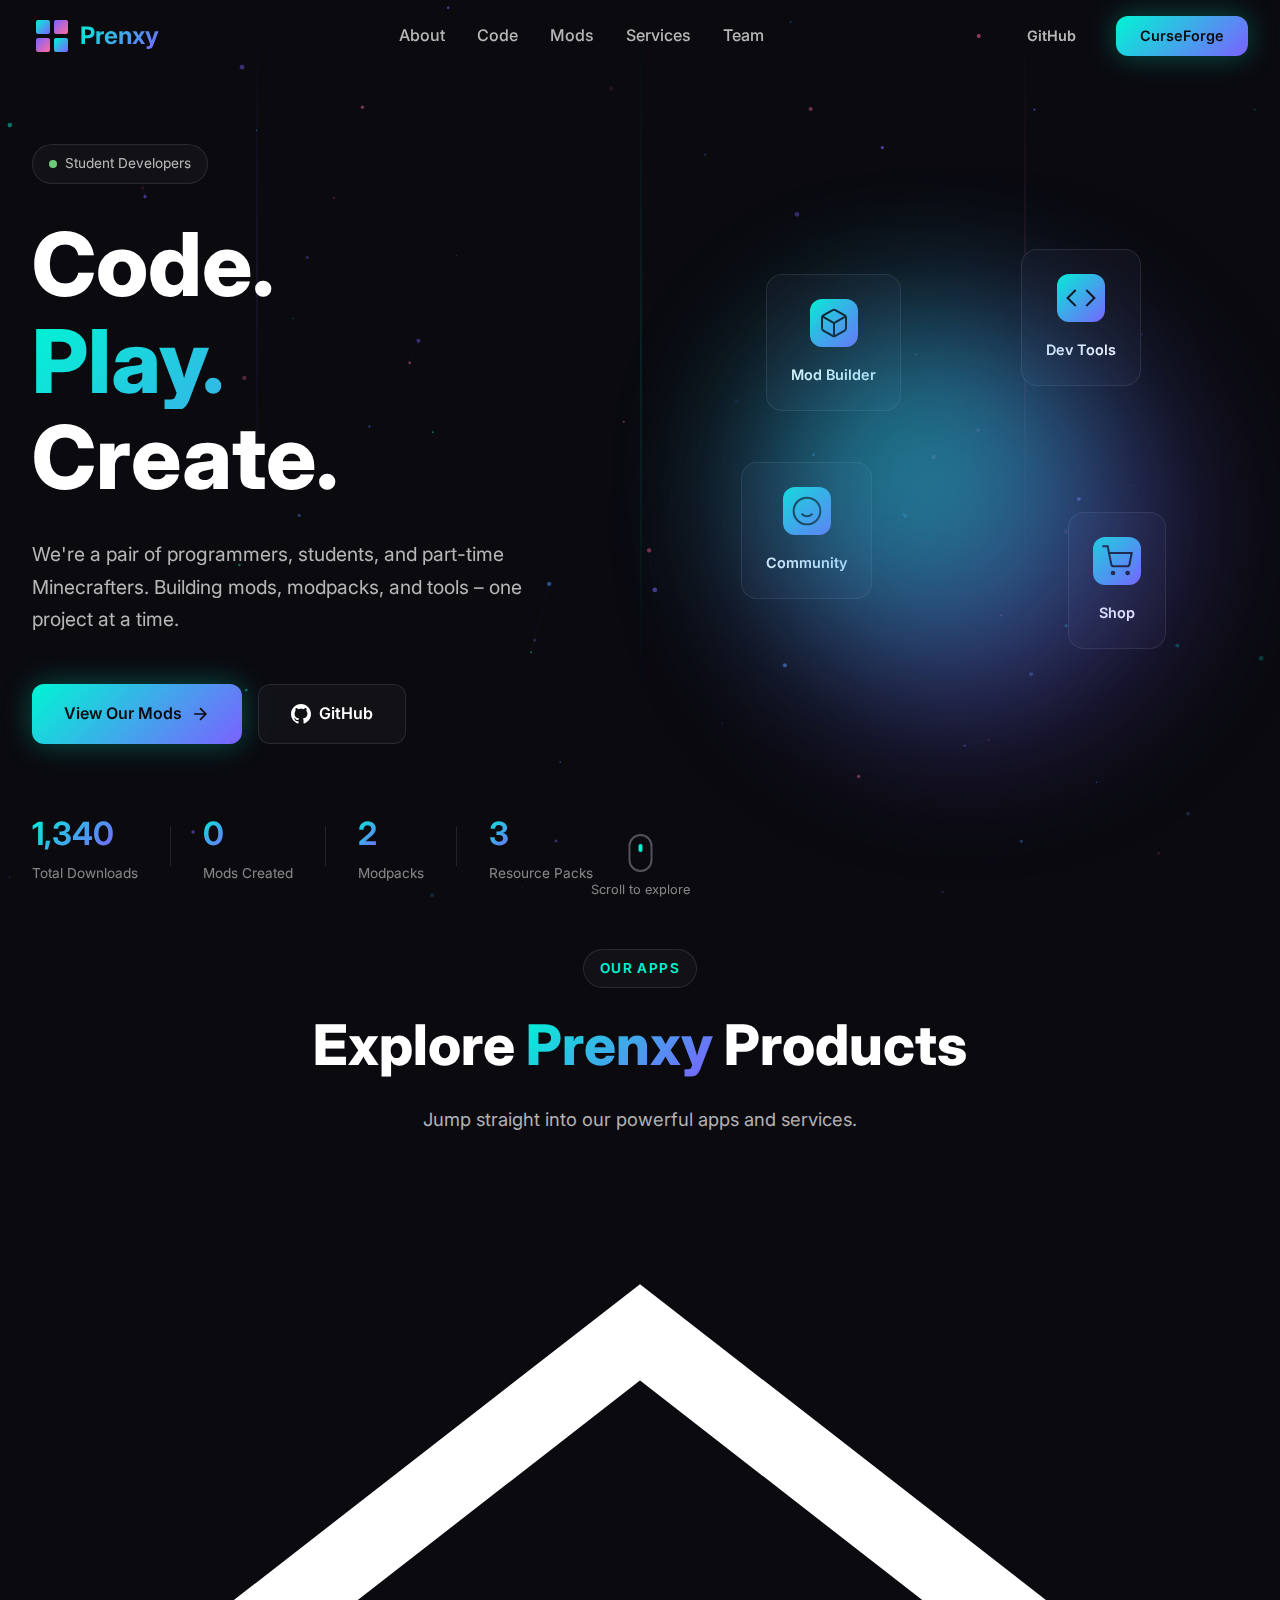
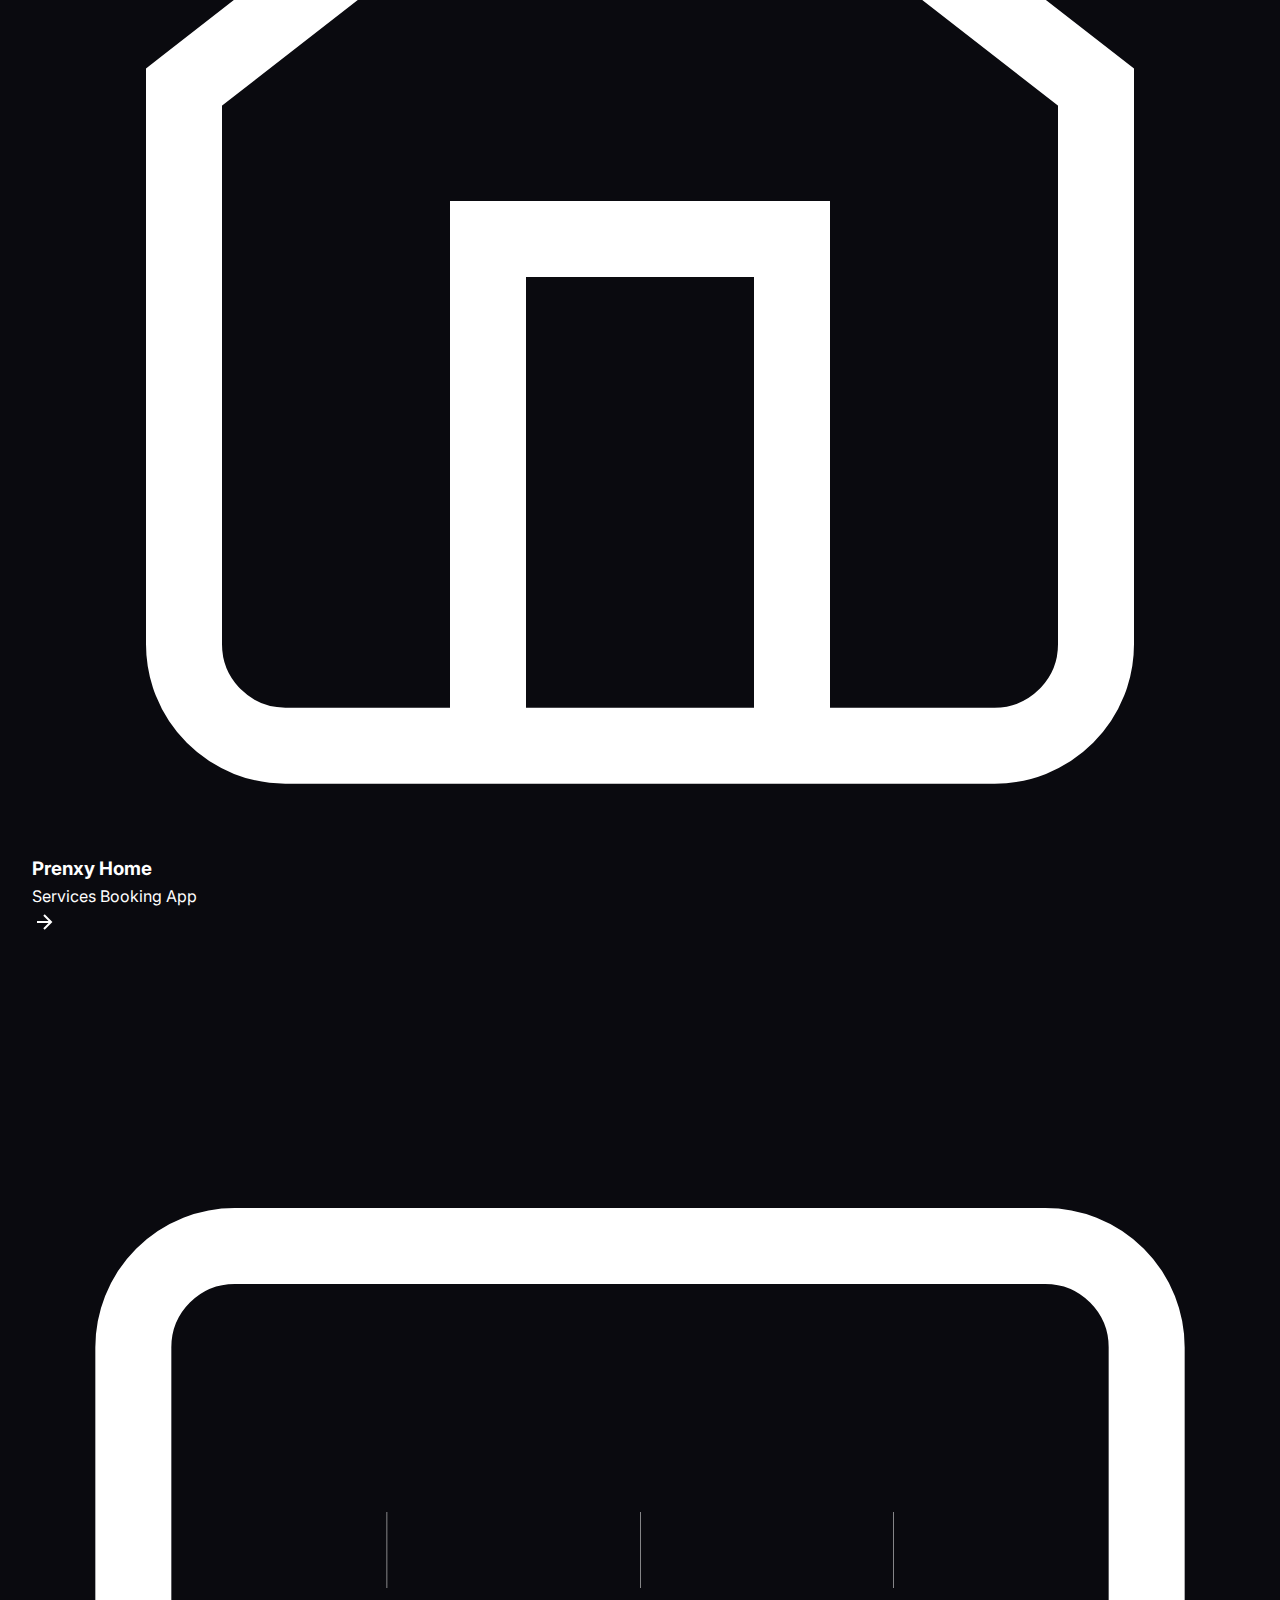
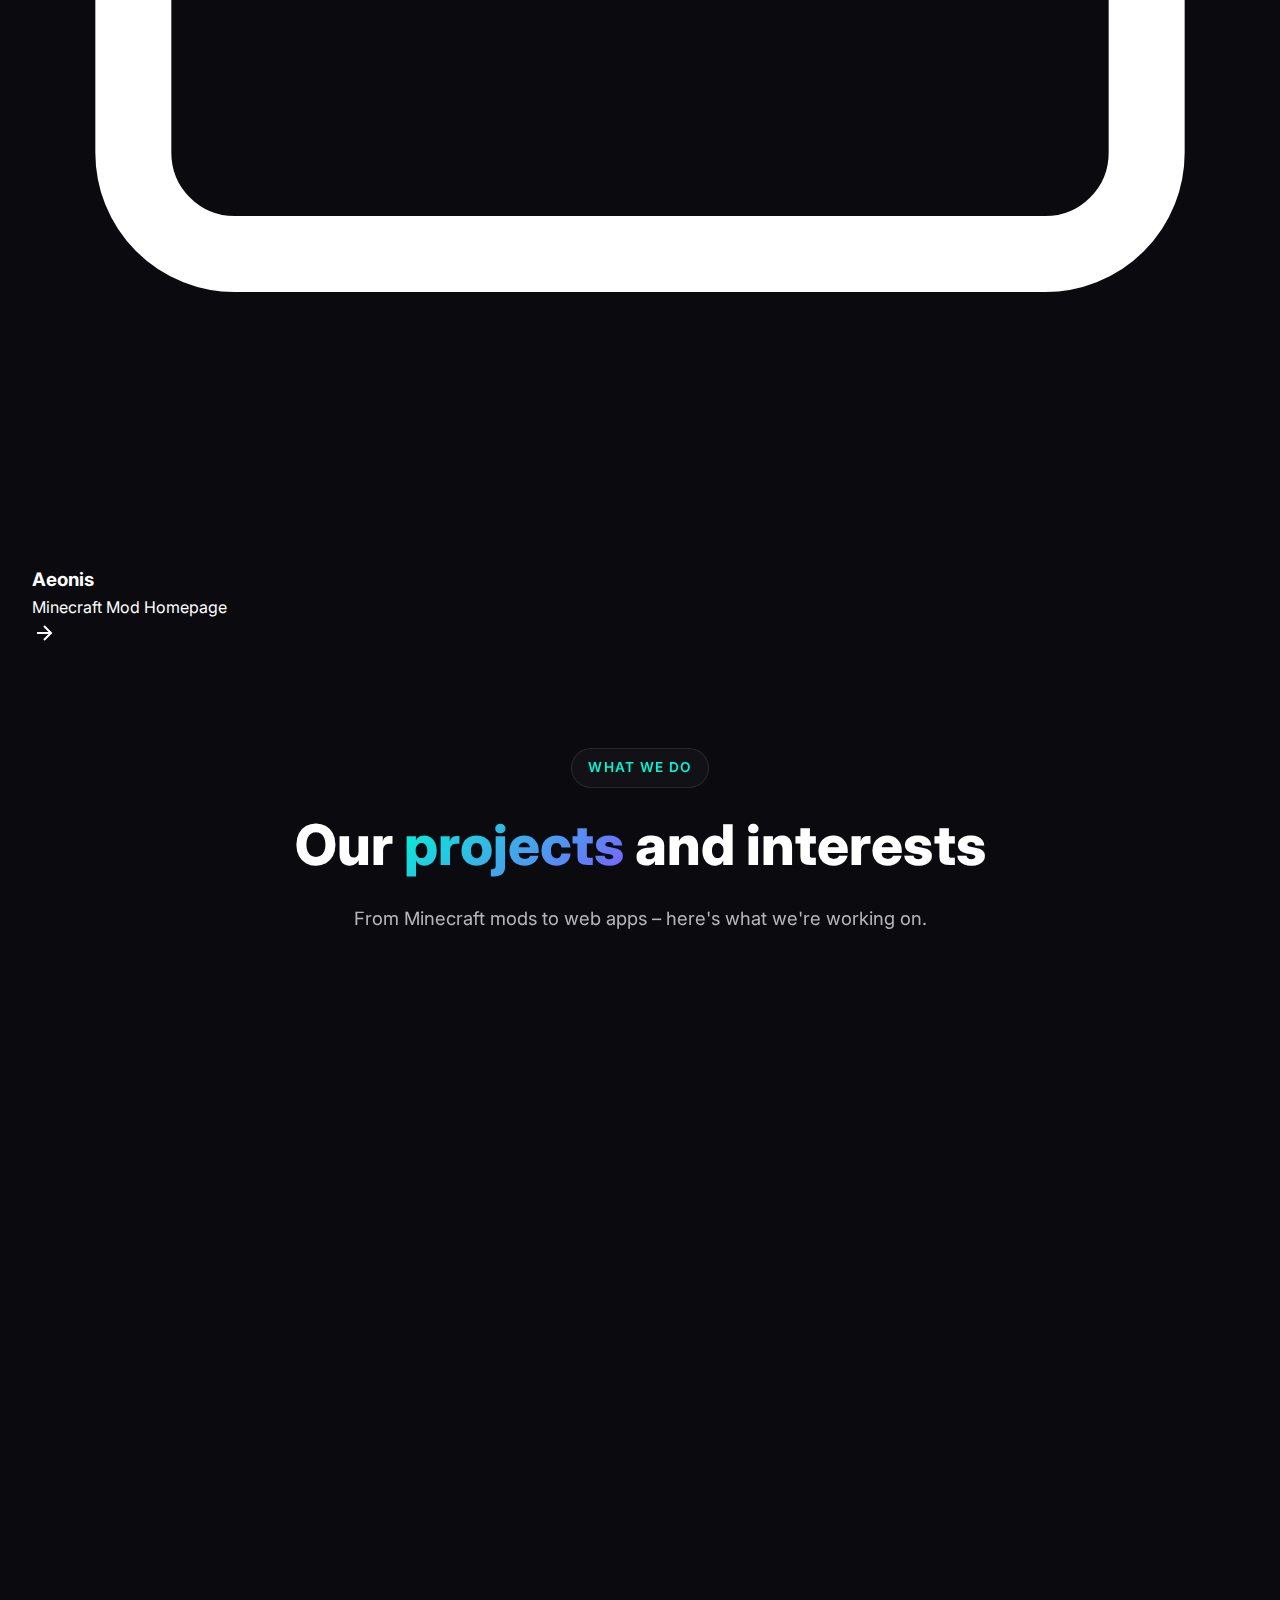
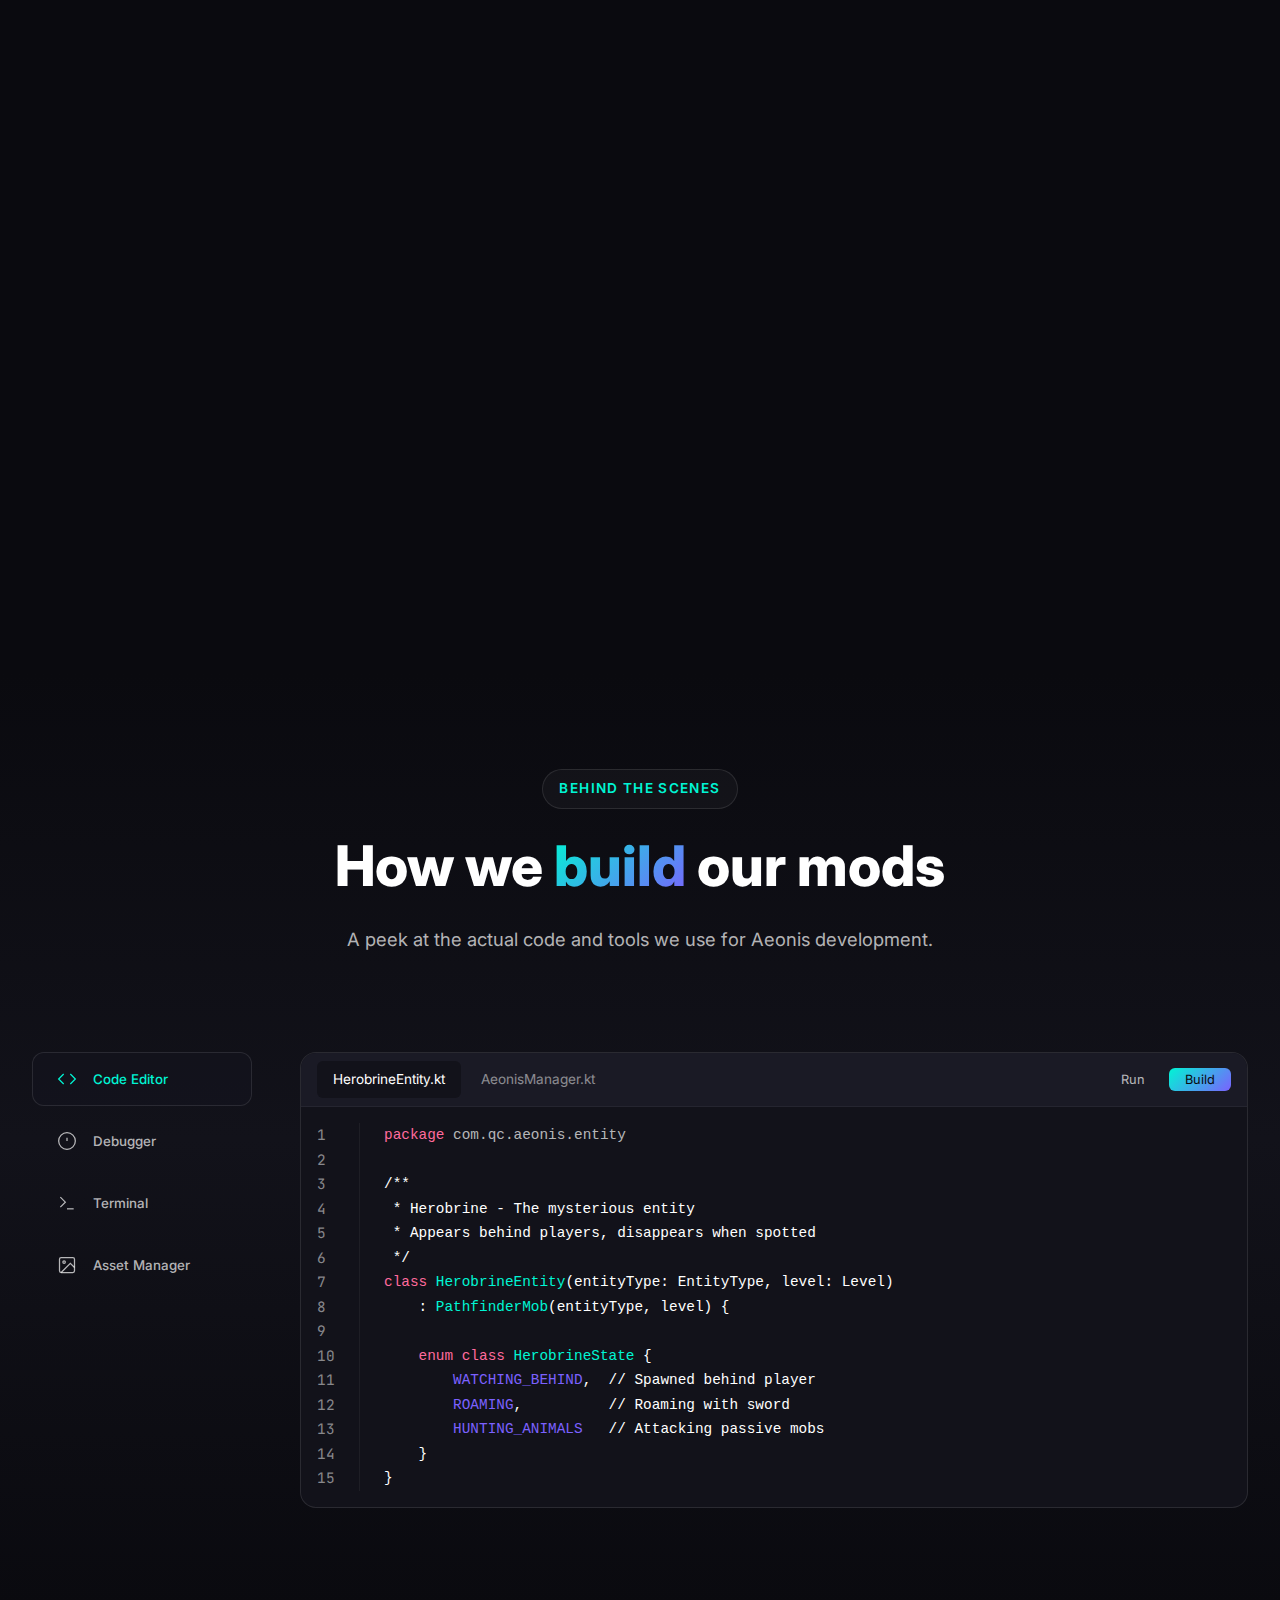
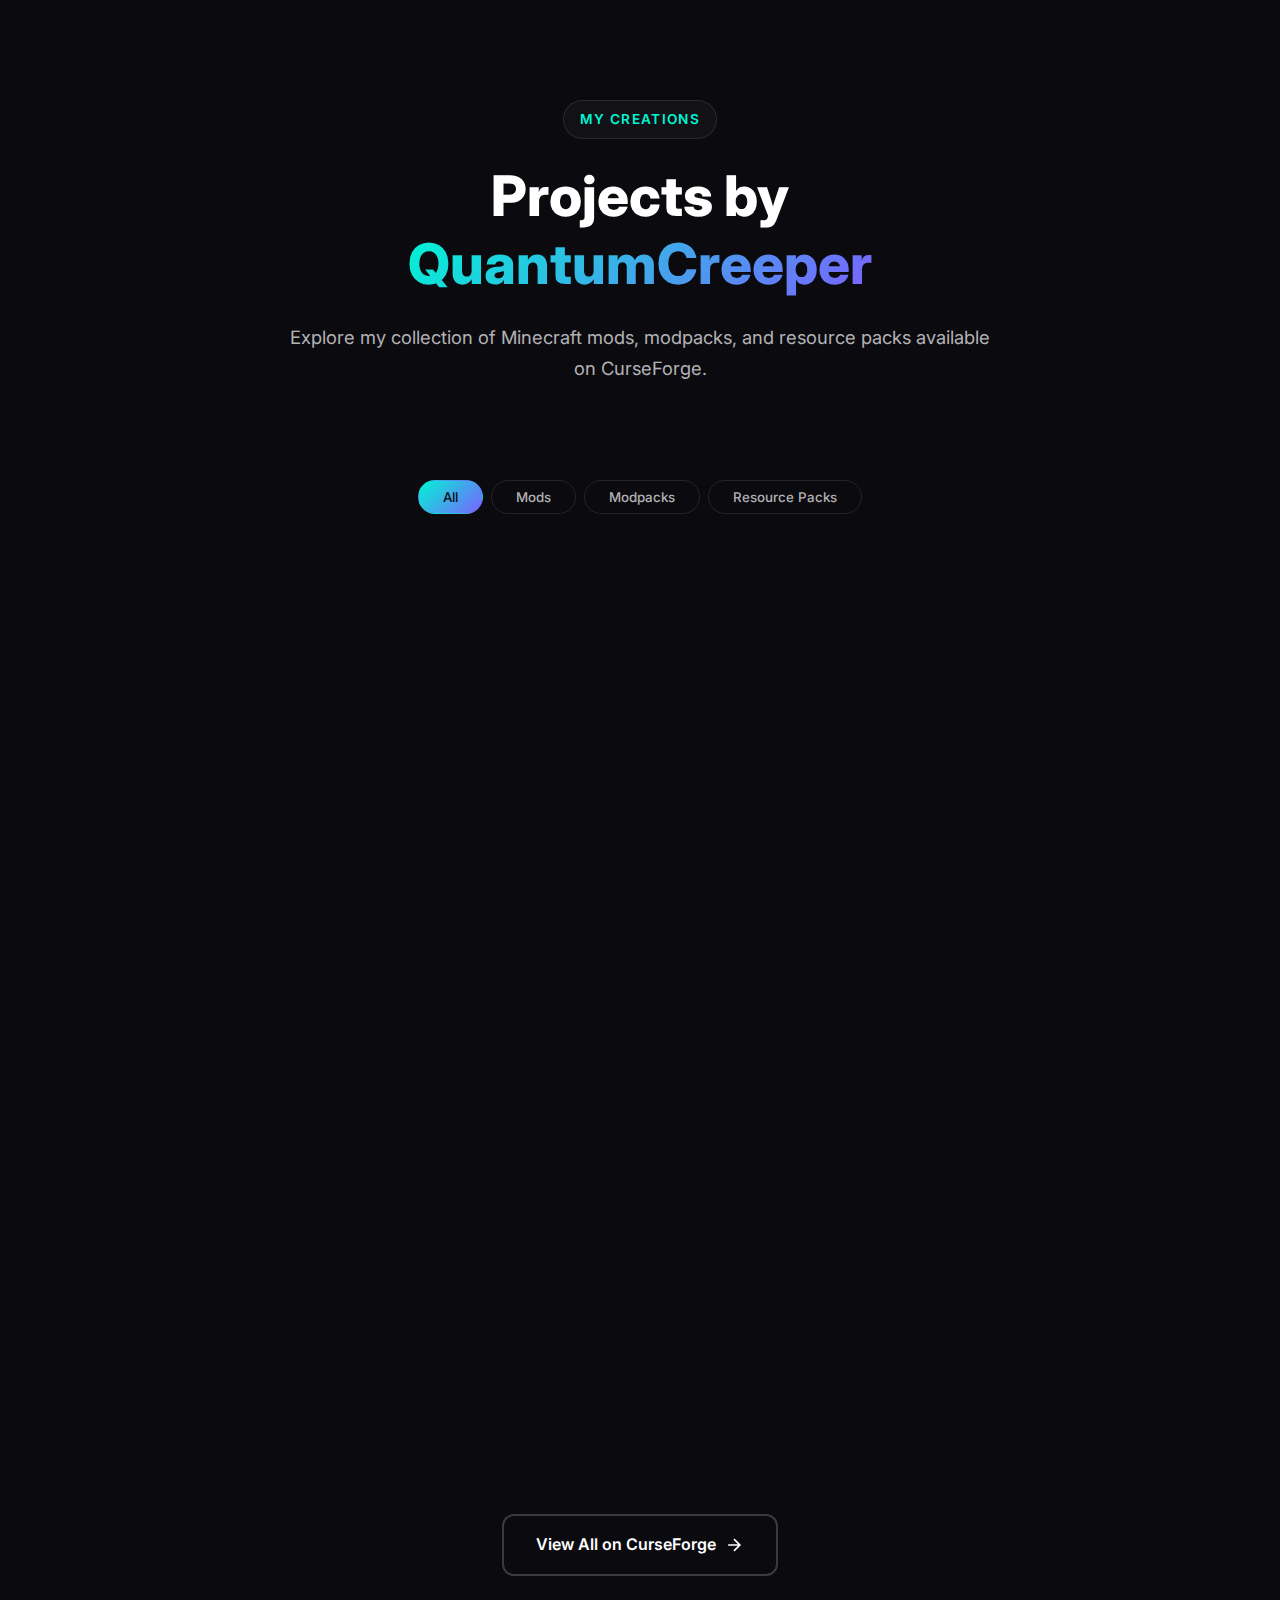
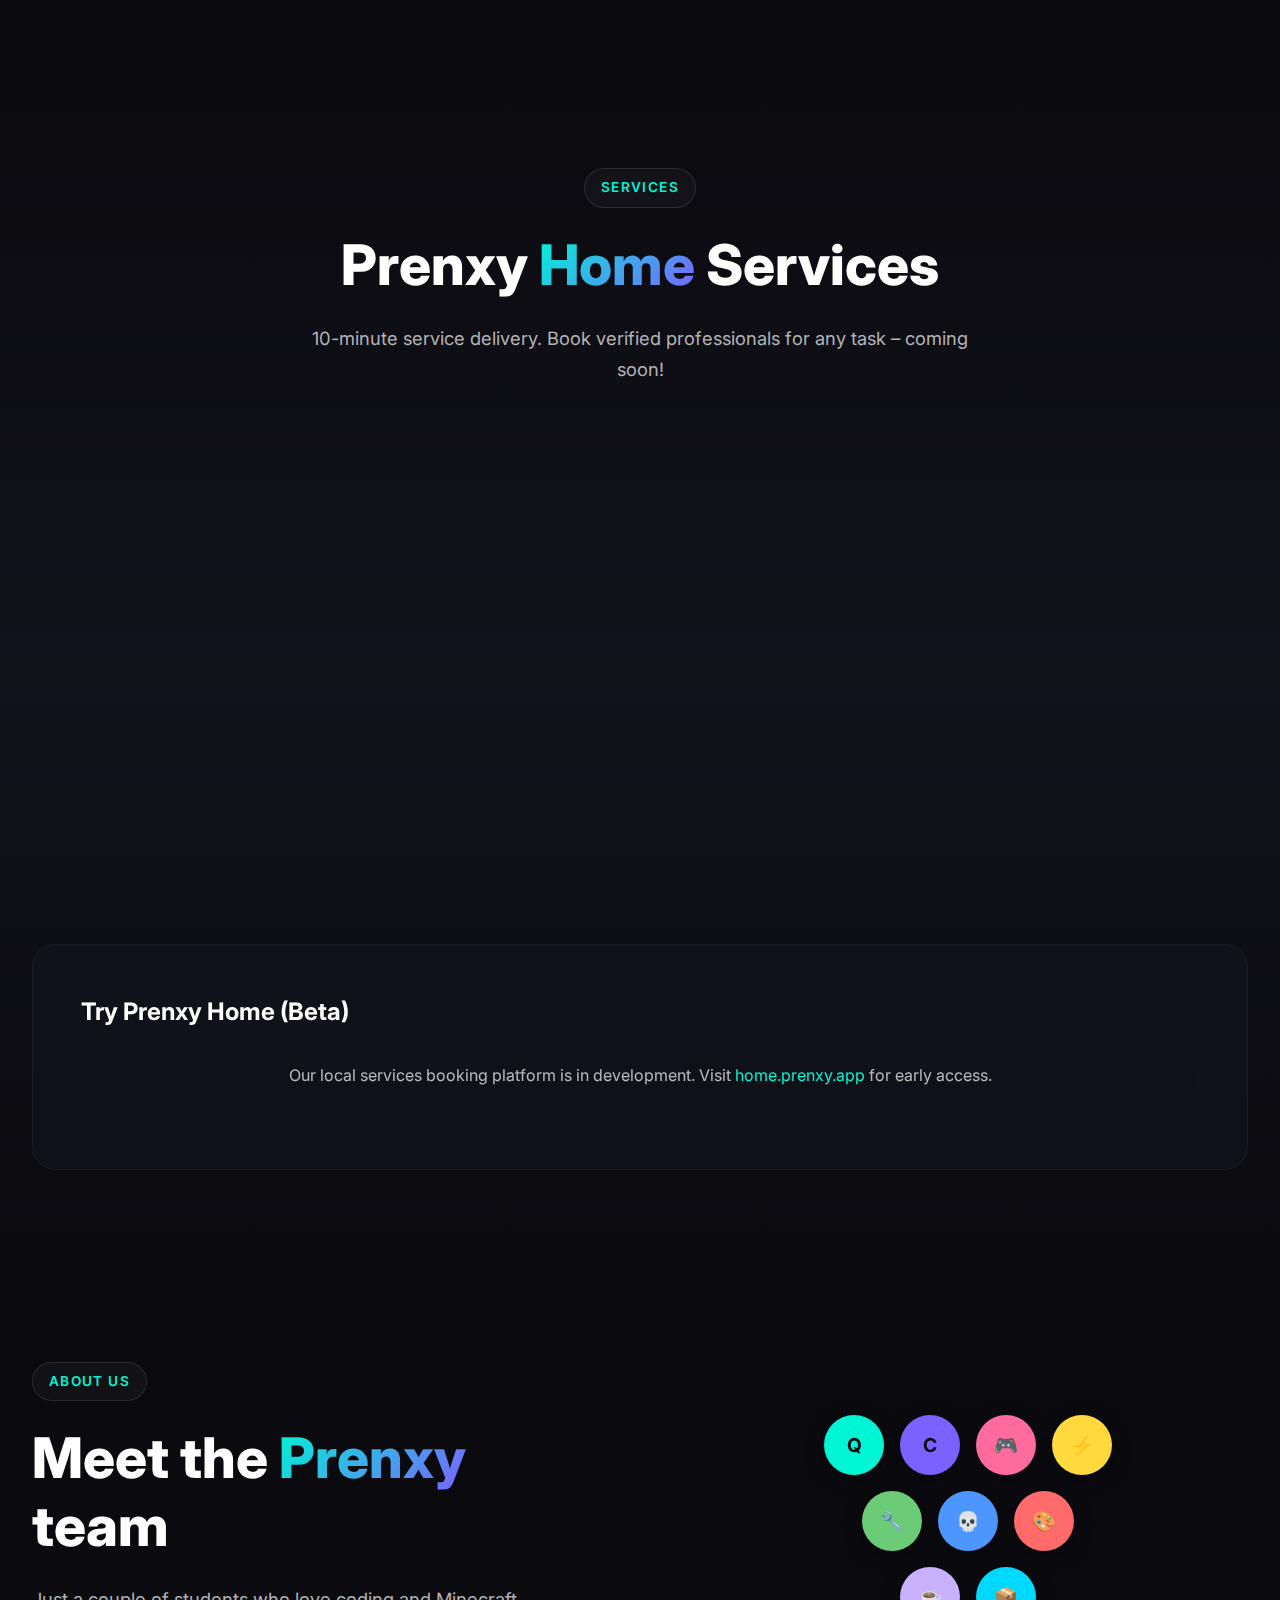
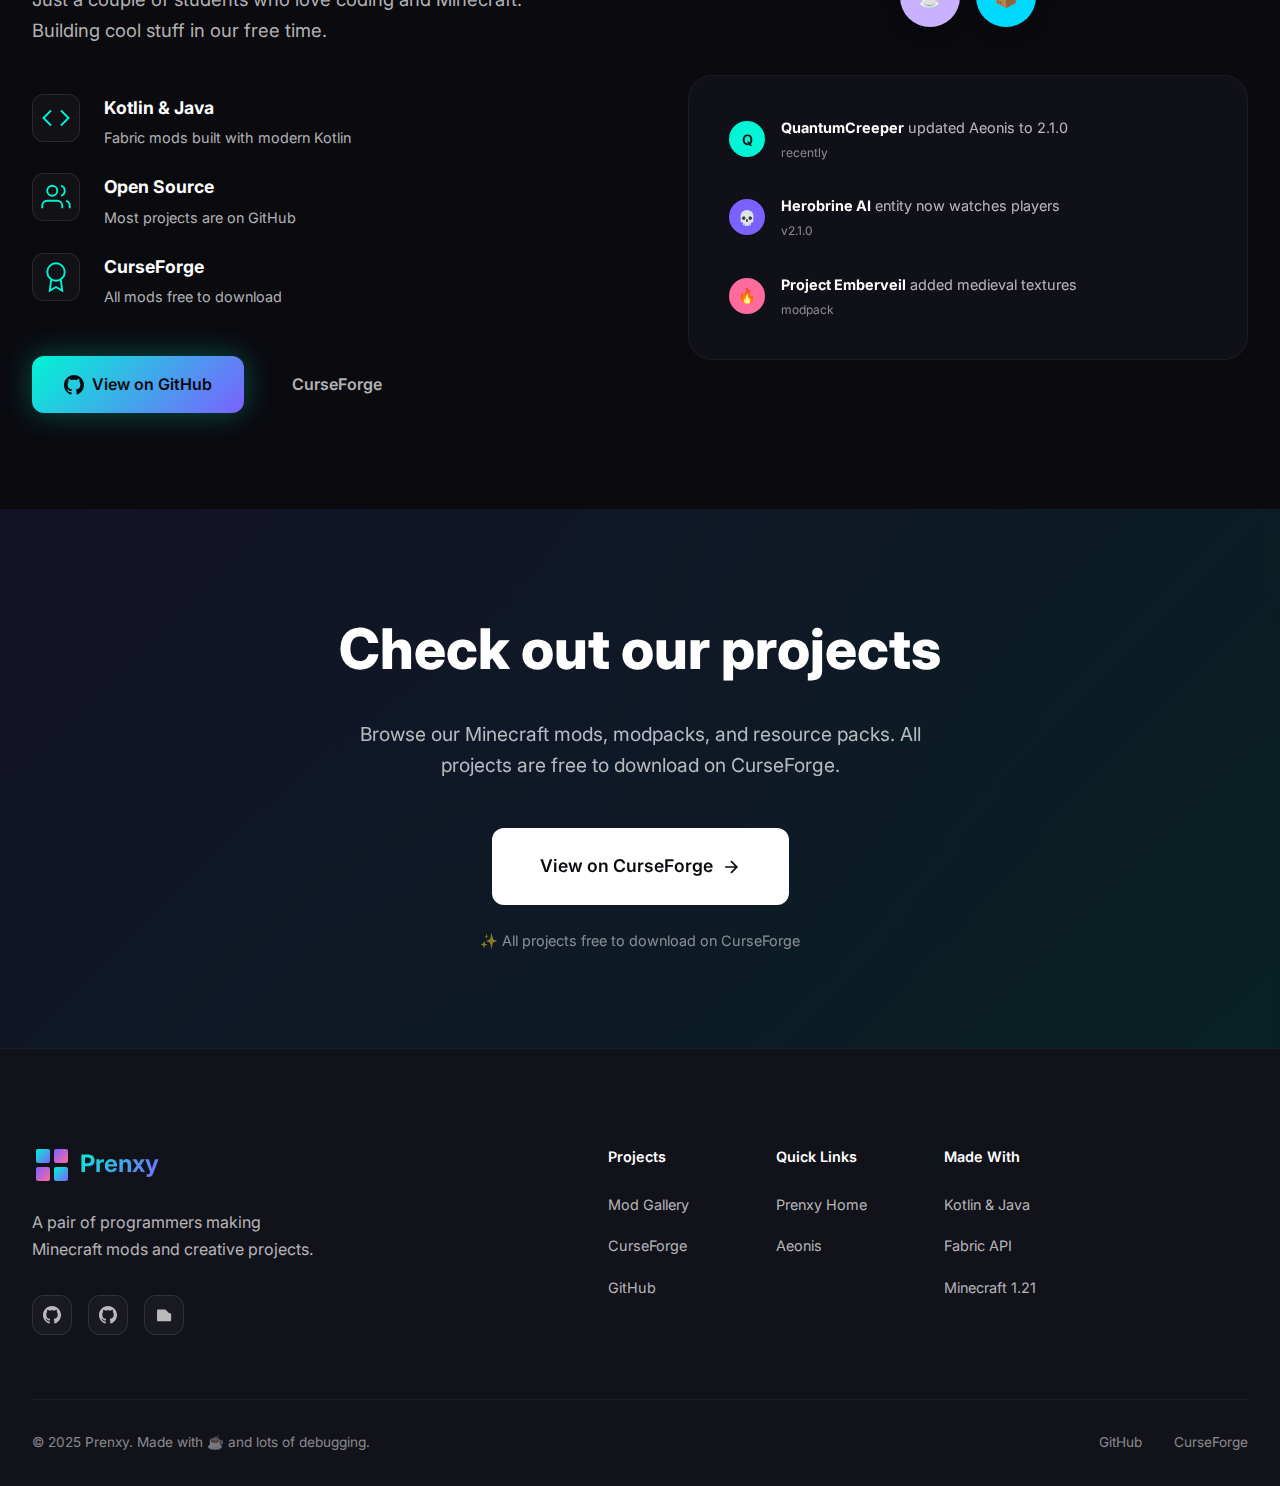
<file: index.html>
<!DOCTYPE html>
<html lang="en">
<head>
<!-- Google tag (gtag.js) -->
<script async src="https://www.googletagmanager.com/gtag/js?id=G-0605W7JJ6X"></script>
<script>
  window.dataLayer = window.dataLayer || [];
  function gtag(){dataLayer.push(arguments);}
  gtag('js', new Date());

  gtag('config', 'G-0605W7JJ6X');
</script>

    
    <script async src="https://pagead2.googlesyndication.com/pagead/js/adsbygoogle.js?client=ca-pub-2207763509951946"
     crossorigin="anonymous"></script>
    <meta charset="UTF-8">
    <meta name="viewport" content="width=device-width, initial-scale=1.0">
    <title>Prenxy – Minecraft Mods, Web Apps & More</title>
    <meta name="description" content="Prenxy is a small team of programmers and students creating Minecraft mods, web apps, and hobby projects.">
    <link rel="preconnect" href="https://fonts.googleapis.com">
    <link rel="preconnect" href="https://fonts.gstatic.com" crossorigin>
    <link href="https://fonts.googleapis.com/css2?family=Inter:wght@300;400;500;600;700;800;900&family=JetBrains+Mono:wght@400;500;600&display=swap" rel="stylesheet">
    <link rel="stylesheet" href="styles.css">
</head>
<body>
    <!-- Particle Canvas Background -->
    <canvas id="particles"></canvas>
    
    <!-- Gradient Light Streaks -->
    <div class="light-streaks">
        <div class="streak streak-1"></div>
        <div class="streak streak-2"></div>
        <div class="streak streak-3"></div>
    </div>

    <!-- Navigation -->
    <nav class="navbar" id="navbar">
        <div class="nav-container">
            <a href="#" class="logo">
                <div class="logo-icon">
                    <svg viewBox="0 0 40 40" fill="none" xmlns="http://www.w3.org/2000/svg">
                        <rect x="4" y="4" width="14" height="14" rx="2" fill="url(#logoGrad1)"/>
                        <rect x="22" y="4" width="14" height="14" rx="2" fill="url(#logoGrad2)"/>
                        <rect x="4" y="22" width="14" height="14" rx="2" fill="url(#logoGrad2)"/>
                        <rect x="22" y="22" width="14" height="14" rx="2" fill="url(#logoGrad1)"/>
                        <defs>
                            <linearGradient id="logoGrad1" x1="0%" y1="0%" x2="100%" y2="100%">
                                <stop offset="0%" stop-color="#00f5d4"/>
                                <stop offset="100%" stop-color="#7b61ff"/>
                            </linearGradient>
                            <linearGradient id="logoGrad2" x1="0%" y1="0%" x2="100%" y2="100%">
                                <stop offset="0%" stop-color="#7b61ff"/>
                                <stop offset="100%" stop-color="#ff6b9d"/>
                            </linearGradient>
                        </defs>
                    </svg>
                </div>
                <span class="logo-text">Prenxy</span>
            </a>
            <ul class="nav-links">
                <li><a href="#features" class="nav-link">About</a></li>
                <li><a href="#tools" class="nav-link">Code</a></li>
                <li><a href="#mods" class="nav-link">Mods</a></li>
                <li><a href="#shop" class="nav-link">Services</a></li>
                <li><a href="#community" class="nav-link">Team</a></li>
            </ul>
            <div class="nav-actions">
                <a href="https://github.com/TheCorrectSynovian" target="_blank" class="btn btn-ghost">GitHub</a>
                <a href="https://www.curseforge.com/members/quantumcreeper/projects" target="_blank" class="btn btn-primary">CurseForge</a>
            </div>
            <button class="mobile-toggle" id="mobileToggle" aria-label="Toggle menu">
                <span></span>
                <span></span>
                <span></span>
            </button>
        </div>
    </nav>

    <!-- Mobile Menu -->
    <div class="mobile-menu" id="mobileMenu">
        <ul class="mobile-nav-links">
            <li><a href="#features">About</a></li>
            <li><a href="#tools">Code</a></li>
            <li><a href="#mods">Mods</a></li>
            <li><a href="#shop">Services</a></li>
            <li><a href="#community">Team</a></li>
        </ul>
        <div class="mobile-actions">
            <a href="https://github.com/TheCorrectSynovian" target="_blank" class="btn btn-ghost">GitHub</a>
            <a href="https://www.curseforge.com/members/quantumcreeper/projects" target="_blank" class="btn btn-primary">CurseForge</a>
        </div>
    </div>

    <!-- Hero Section -->
    <section class="hero" id="hero">
        <div class="hero-content">
            <div class="hero-badge animate-float">
                <span class="badge-dot"></span>
                <span>Student Developers</span>
            </div>
            <h1 class="hero-title">
                <span class="title-line">Code.</span>
                <span class="title-line gradient-text">Play.</span>
                <span class="title-line">Create.</span>
            </h1>
            <p class="hero-description">
                We're a pair of programmers, students, and part-time Minecrafters. 
                Building mods, modpacks, and tools – one project at a time.
            </p>
            <div class="hero-actions">
                <a href="#mods" class="btn btn-primary btn-lg">
                    <span>View Our Mods</span>
                    <svg width="20" height="20" viewBox="0 0 24 24" fill="none" stroke="currentColor" stroke-width="2">
                        <path d="M5 12h14M12 5l7 7-7 7"/>
                    </svg>
                </a>
                <a href="https://github.com/TheCorrectSynovian" target="_blank" class="btn btn-glass btn-lg">
                    <svg width="20" height="20" viewBox="0 0 24 24" fill="currentColor">
                        <path d="M12 0c-6.626 0-12 5.373-12 12 0 5.302 3.438 9.8 8.207 11.387.599.111.793-.261.793-.577v-2.234c-3.338.726-4.033-1.416-4.033-1.416-.546-1.387-1.333-1.756-1.333-1.756-1.089-.745.083-.729.083-.729 1.205.084 1.839 1.237 1.839 1.237 1.07 1.834 2.807 1.304 3.492.997.107-.775.418-1.305.762-1.604-2.665-.305-5.467-1.334-5.467-5.931 0-1.311.469-2.381 1.236-3.221-.124-.303-.535-1.524.117-3.176 0 0 1.008-.322 3.301 1.23.957-.266 1.983-.399 3.003-.404 1.02.005 2.047.138 3.006.404 2.291-1.552 3.297-1.23 3.297-1.23.653 1.653.242 2.874.118 3.176.77.84 1.235 1.911 1.235 3.221 0 4.609-2.807 5.624-5.479 5.921.43.372.823 1.102.823 2.222v3.293c0 .319.192.694.801.576 4.765-1.589 8.199-6.086 8.199-11.386 0-6.627-5.373-12-12-12z"/>
                    </svg>
                    <span>GitHub</span>
                </a>
            </div>
            <div class="hero-stats">
                <div class="stat-item">
                    <span class="stat-number" data-count="1422">0</span><span class="stat-suffix"></span>
                    <span class="stat-label">Total Downloads</span>
                </div>
                <div class="stat-divider"></div>
                <div class="stat-item">
                    <span class="stat-number" data-count="1">0</span><span class="stat-suffix"></span>
                    <span class="stat-label">Mods Created</span>
                </div>
                <div class="stat-divider"></div>
                <div class="stat-item">
                    <span class="stat-number" data-count="3">0</span><span class="stat-suffix"></span>
                    <span class="stat-label">Modpacks</span>
                </div>
                <div class="stat-divider"></div>
                <div class="stat-item">
                    <span class="stat-number" data-count="4">0</span><span class="stat-suffix"></span>
                    <span class="stat-label">Resource Packs</span>
                </div>
            </div>
        </div>
        <div class="hero-visual">
            <div class="hero-card-stack">
                <div class="hero-card card-1" data-parallax="0.05">
                    <div class="card-glow"></div>
                    <div class="card-icon">
                        <svg viewBox="0 0 24 24" fill="none" stroke="currentColor" stroke-width="1.5">
                            <path d="M21 16V8a2 2 0 0 0-1-1.73l-7-4a2 2 0 0 0-2 0l-7 4A2 2 0 0 0 3 8v8a2 2 0 0 0 1 1.73l7 4a2 2 0 0 0 2 0l7-4A2 2 0 0 0 21 16z"/>
                            <polyline points="3.27 6.96 12 12.01 20.73 6.96"/>
                            <line x1="12" y1="22.08" x2="12" y2="12"/>
                        </svg>
                    </div>
                    <span class="card-label">Mod Builder</span>
                </div>
                <div class="hero-card card-2" data-parallax="0.08">
                    <div class="card-glow"></div>
                    <div class="card-icon">
                        <svg viewBox="0 0 24 24" fill="none" stroke="currentColor" stroke-width="1.5">
                            <polyline points="16 18 22 12 16 6"/>
                            <polyline points="8 6 2 12 8 18"/>
                        </svg>
                    </div>
                    <span class="card-label">Dev Tools</span>
                </div>
                <div class="hero-card card-3" data-parallax="0.12">
                    <div class="card-glow"></div>
                    <div class="card-icon">
                        <svg viewBox="0 0 24 24" fill="none" stroke="currentColor" stroke-width="1.5">
                            <circle cx="12" cy="12" r="10"/>
                            <path d="M8 14s1.5 2 4 2 4-2 4-2"/>
                            <line x1="9" y1="9" x2="9.01" y2="9"/>
                            <line x1="15" y1="9" x2="15.01" y2="9"/>
                        </svg>
                    </div>
                    <span class="card-label">Community</span>
                </div>
                <div class="hero-card card-4" data-parallax="0.15">
                    <div class="card-glow"></div>
                    <div class="card-icon">
                        <svg viewBox="0 0 24 24" fill="none" stroke="currentColor" stroke-width="1.5">
                            <circle cx="9" cy="21" r="1"/>
                            <circle cx="20" cy="21" r="1"/>
                            <path d="M1 1h4l2.68 13.39a2 2 0 0 0 2 1.61h9.72a2 2 0 0 0 2-1.61L23 6H6"/>
                        </svg>
                    </div>
                    <span class="card-label">Shop</span>
                </div>
            </div>
            <div class="hero-glow-orb orb-1"></div>
            <div class="hero-glow-orb orb-2"></div>
        </div>
        <div class="scroll-indicator">
            <div class="mouse">
                <div class="wheel"></div>
            </div>
            <span>Scroll to explore</span>
        </div>
    </section>

    <!-- Quick Links Section -->
    <section class="quick-links" id="quick-links">
        <div class="section-container">
            <div class="section-header">
                <span class="section-tag">Our Apps</span>
                <h2 class="section-title">Explore <span class="gradient-text">Prenxy</span> Products</h2>
                <p class="section-description">
                    Jump straight into our powerful apps and services.
                </p>
            </div>
            <div class="quick-links-grid">
                <a href="https://home.prenxy.app" class="quick-link-card" target="_blank" rel="noopener">
                    <div class="quick-link-icon">
                        <svg viewBox="0 0 24 24" fill="none" stroke="currentColor" stroke-width="1.5">
                            <path d="M3 9l9-7 9 7v11a2 2 0 0 1-2 2H5a2 2 0 0 1-2-2z"/>
                            <polyline points="9 22 9 12 15 12 15 22"/>
                        </svg>
                    </div>
                    <div class="quick-link-content">
                        <h3>Prenxy Home</h3>
                        <p>Services Booking App</p>
                    </div>
                    <div class="quick-link-arrow">
                        <svg width="24" height="24" viewBox="0 0 24 24" fill="none" stroke="currentColor" stroke-width="2">
                            <path d="M5 12h14M12 5l7 7-7 7"/>
                        </svg>
                    </div>
                </a>
                <a href="https://aeonis.prenxy.app" class="quick-link-card" target="_blank" rel="noopener">
                    <div class="quick-link-icon icon-purple">
                        <svg viewBox="0 0 24 24" fill="none" stroke="currentColor" stroke-width="1.5">
                            <rect x="2" y="6" width="20" height="12" rx="2"/>
                            <path d="M12 12h.01"/>
                            <path d="M17 12h.01"/>
                            <path d="M7 12h.01"/>
                        </svg>
                    </div>
                    <div class="quick-link-content">
                        <h3>Aeonis</h3>
                        <p>Minecraft Mod Homepage</p>
                    </div>
                    <div class="quick-link-arrow">
                        <svg width="24" height="24" viewBox="0 0 24 24" fill="none" stroke="currentColor" stroke-width="2">
                            <path d="M5 12h14M12 5l7 7-7 7"/>
                        </svg>
                    </div>
                </a>
            </div>
        </div>
    </section>

    <!-- Features Section -->
    <section class="features" id="features">
        <div class="section-container">
            <div class="section-header">
                <span class="section-tag">What We Do</span>
                <h2 class="section-title">Our <span class="gradient-text">projects</span> and interests</h2>
                <p class="section-description">
                    From Minecraft mods to web apps – here's what we're working on.
                </p>
            </div>
            <div class="features-grid">
                <div class="feature-card feature-large" data-aos="fade-up">
                    <div class="feature-card-bg"></div>
                    <div class="feature-icon">
                        <svg viewBox="0 0 24 24" fill="none" stroke="currentColor" stroke-width="1.5">
                            <rect x="3" y="3" width="18" height="18" rx="2" ry="2"/>
                            <line x1="3" y1="9" x2="21" y2="9"/>
                            <line x1="9" y1="21" x2="9" y2="9"/>
                        </svg>
                    </div>
                    <h3 class="feature-title">Fabric Mods</h3>
                    <p class="feature-description">
                        We develop Minecraft mods using the Fabric modding framework. 
                        Our flagship mod, Aeonis, adds Herobrine with smart AI behavior to your world.
                    </p>
                    <div class="feature-preview">
                        <div class="preview-window">
                            <div class="preview-bar">
                                <span class="dot red"></span>
                                <span class="dot yellow"></span>
                                <span class="dot green"></span>
                            </div>
                            <div class="preview-content">
                                <div class="preview-sidebar">
                                    <div class="preview-item"></div>
                                    <div class="preview-item"></div>
                                    <div class="preview-item"></div>
                                </div>
                                <div class="preview-main">
                                    <div class="preview-block block-1"></div>
                                    <div class="preview-block block-2"></div>
                                    <div class="preview-block block-3"></div>
                                    <div class="preview-connector"></div>
                                </div>
                            </div>
                        </div>
                    </div>
                    <a href="https://aeonis.prenxy.app" target="_blank" class="feature-link">
                        Visit Aeonis
                        <svg width="16" height="16" viewBox="0 0 24 24" fill="none" stroke="currentColor" stroke-width="2">
                            <path d="M5 12h14M12 5l7 7-7 7"/>
                        </svg>
                    </a>
                </div>
                <div class="feature-card" data-aos="fade-up" data-aos-delay="100">
                    <div class="feature-card-bg"></div>
                    <div class="feature-icon icon-purple">
                        <svg viewBox="0 0 24 24" fill="none" stroke="currentColor" stroke-width="1.5">
                            <path d="M12 2L2 7l10 5 10-5-10-5z"/>
                            <path d="M2 17l10 5 10-5"/>
                            <path d="M2 12l10 5 10-5"/>
                        </svg>
                    </div>
                    <h3 class="feature-title">Kotlin & Java</h3>
                    <p class="feature-description">
                        Our mods are built with modern Kotlin alongside Java. Clean code, null safety, and expressive syntax.
                    </p>
                    <a href="https://github.com/TheCorrectSynovian" target="_blank" class="feature-link">
                        View on GitHub
                        <svg width="16" height="16" viewBox="0 0 24 24" fill="none" stroke="currentColor" stroke-width="2">
                            <path d="M5 12h14M12 5l7 7-7 7"/>
                        </svg>
                    </a>
                </div>
                <div class="feature-card" data-aos="fade-up" data-aos-delay="200">
                    <div class="feature-card-bg"></div>
                    <div class="feature-icon icon-pink">
                        <svg viewBox="0 0 24 24" fill="none" stroke="currentColor" stroke-width="1.5">
                            <path d="M17 21v-2a4 4 0 0 0-4-4H5a4 4 0 0 0-4 4v2"/>
                            <circle cx="9" cy="7" r="4"/>
                            <path d="M23 21v-2a4 4 0 0 0-3-3.87"/>
                            <path d="M16 3.13a4 4 0 0 1 0 7.75"/>
                        </svg>
                    </div>
                    <h3 class="feature-title">Just Two of Us</h3>
                    <p class="feature-description">
                        We're a small duo – students who code as a hobby. Nothing corporate, just passion projects.
                    </p>
                    <a href="#community" class="feature-link">
                        About us
                        <svg width="16" height="16" viewBox="0 0 24 24" fill="none" stroke="currentColor" stroke-width="2">
                            <path d="M5 12h14M12 5l7 7-7 7"/>
                        </svg>
                    </a>
                </div>
                <div class="feature-card" data-aos="fade-up" data-aos-delay="300">
                    <div class="feature-card-bg"></div>
                    <div class="feature-icon icon-cyan">
                        <svg viewBox="0 0 24 24" fill="none" stroke="currentColor" stroke-width="1.5">
                            <path d="M13 2L3 14h9l-1 8 10-12h-9l1-8z"/>
                        </svg>
                    </div>
                    <h3 class="feature-title">Minecraft 1.21</h3>
                    <p class="feature-description">
                        We keep our mods updated for the latest Minecraft versions. Currently targeting 1.21.1.
                    </p>
                    <a href="https://www.curseforge.com/members/quantumcreeper/projects" target="_blank" class="feature-link">
                        CurseForge
                        <svg width="16" height="16" viewBox="0 0 24 24" fill="none" stroke="currentColor" stroke-width="2">
                            <path d="M5 12h14M12 5l7 7-7 7"/>
                        </svg>
                    </a>
                </div>
                <div class="feature-card" data-aos="fade-up" data-aos-delay="400">
                    <div class="feature-card-bg"></div>
                    <div class="feature-icon icon-green">
                        <svg viewBox="0 0 24 24" fill="none" stroke="currentColor" stroke-width="1.5">
                            <path d="M3 9l9-7 9 7v11a2 2 0 0 1-2 2H5a2 2 0 0 1-2-2z"/>
                            <polyline points="9 22 9 12 15 12 15 22"/>
                        </svg>
                    </div>
                    <h3 class="feature-title">Prenxy Home</h3>
                    <p class="feature-description">
                        Our services booking app for local businesses – salons, repairs, cleaning and more.
                    </p>
                    <a href="https://home.prenxy.app" target="_blank" class="feature-link">
                        Visit App
                        <svg width="16" height="16" viewBox="0 0 24 24" fill="none" stroke="currentColor" stroke-width="2">
                            <path d="M5 12h14M12 5l7 7-7 7"/>
                        </svg>
                    </a>
                </div>
            </div>
        </div>
    </section>

    <!-- Tools Section -->
    <section class="tools" id="tools">
        <div class="section-container">
            <div class="section-header">
                <span class="section-tag">Behind the Scenes</span>
                <h2 class="section-title">How we <span class="gradient-text">build</span> our mods</h2>
                <p class="section-description">
                    A peek at the actual code and tools we use for Aeonis development.
                </p>
            </div>
            <div class="tools-showcase">
                <div class="tools-tabs">
                    <button class="tool-tab active" data-tab="editor">
                        <svg viewBox="0 0 24 24" fill="none" stroke="currentColor" stroke-width="1.5">
                            <polyline points="16 18 22 12 16 6"/>
                            <polyline points="8 6 2 12 8 18"/>
                        </svg>
                        <span>Code Editor</span>
                    </button>
                    <button class="tool-tab" data-tab="debugger">
                        <svg viewBox="0 0 24 24" fill="none" stroke="currentColor" stroke-width="1.5">
                            <path d="M12 22c5.523 0 10-4.477 10-10S17.523 2 12 2 2 6.477 2 12s4.477 10 10 10z"/>
                            <path d="M12 8v4M12 16h.01"/>
                        </svg>
                        <span>Debugger</span>
                    </button>
                    <button class="tool-tab" data-tab="terminal">
                        <svg viewBox="0 0 24 24" fill="none" stroke="currentColor" stroke-width="1.5">
                            <polyline points="4 17 10 11 4 5"/>
                            <line x1="12" y1="19" x2="20" y2="19"/>
                        </svg>
                        <span>Terminal</span>
                    </button>
                    <button class="tool-tab" data-tab="assets">
                        <svg viewBox="0 0 24 24" fill="none" stroke="currentColor" stroke-width="1.5">
                            <rect x="3" y="3" width="18" height="18" rx="2" ry="2"/>
                            <circle cx="8.5" cy="8.5" r="1.5"/>
                            <polyline points="21 15 16 10 5 21"/>
                        </svg>
                        <span>Asset Manager</span>
                    </button>
                </div>
                <div class="tools-content">
                    <div class="tool-panel active" id="editor">
                        <div class="code-editor">
                            <div class="editor-header">
                                <div class="editor-tabs">
                                    <span class="editor-tab active">HerobrineEntity.kt</span>
                                    <span class="editor-tab">AeonisManager.kt</span>
                                </div>
                                <div class="editor-actions">
                                    <button class="editor-btn">Run</button>
                                    <button class="editor-btn primary">Build</button>
                                </div>
                            </div>
                            <div class="editor-body">
                                <div class="line-numbers">
                                    <span>1</span><span>2</span><span>3</span><span>4</span><span>5</span>
                                    <span>6</span><span>7</span><span>8</span><span>9</span><span>10</span>
                                    <span>11</span><span>12</span><span>13</span><span>14</span><span>15</span>
                                </div>
                                <pre class="code-content"><code><span class="keyword">package</span> <span class="namespace">com.qc.aeonis.entity</span>

<span class="comment">/**
 * Herobrine - The mysterious entity
 * Appears behind players, disappears when spotted
 */</span>
<span class="keyword">class</span> <span class="class-name">HerobrineEntity</span>(entityType: EntityType, level: Level)
    : <span class="class-name">PathfinderMob</span>(entityType, level) {
    
    <span class="keyword">enum class</span> <span class="class-name">HerobrineState</span> {
        <span class="constant">WATCHING_BEHIND</span>,  <span class="comment">// Spawned behind player</span>
        <span class="constant">ROAMING</span>,          <span class="comment">// Roaming with sword</span>
        <span class="constant">HUNTING_ANIMALS</span>   <span class="comment">// Attacking passive mobs</span>
    }
}</code></pre>
                            </div>
                        </div>
                    </div>
                    <div class="tool-panel" id="debugger">
                        <div class="debugger-view">
                            <div class="debug-header">
                                <span class="debug-status running">● Running</span>
                                <div class="debug-controls">
                                    <button class="debug-btn" title="Pause">⏸</button>
                                    <button class="debug-btn" title="Step Over">⤵</button>
                                    <button class="debug-btn" title="Step Into">↓</button>
                                    <button class="debug-btn" title="Stop">⏹</button>
                                </div>
                            </div>
                            <div class="debug-panels">
                                <div class="debug-panel">
                                    <h4>Variables</h4>
                                    <div class="var-item"><span class="var-name">currentState</span><span class="var-value">WATCHING</span></div>
                                    <div class="var-item"><span class="var-name">beingWatchedTicks</span><span class="var-value">0</span></div>
                                    <div class="var-item"><span class="var-name">maxExistenceTicks</span><span class="var-value">6000</span></div>
                                </div>
                                <div class="debug-panel">
                                    <h4>Call Stack</h4>
                                    <div class="stack-item active">HerobrineEntity.tick:142</div>
                                    <div class="stack-item">PathfinderMob.tick:89</div>
                                    <div class="stack-item">LivingEntity.tick:52</div>
                                </div>
                            </div>
                        </div>
                    </div>
                    <div class="tool-panel" id="terminal">
                        <div class="terminal-view">
                            <div class="terminal-header">
                                <span>Terminal</span>
                                <div class="terminal-tabs">
                                    <span class="terminal-tab active">bash</span>
                                    <span class="terminal-tab">+</span>
                                </div>
                            </div>
                            <div class="terminal-body">
                                <div class="terminal-line"><span class="prompt">qc@aeonis</span>:<span class="path">~/aeonis-cm</span>$ ./gradlew build</div>
                                <div class="terminal-line output">&gt; Task :compileKotlin</div>
                                <div class="terminal-line output">&gt; Task :compileJava</div>
                                <div class="terminal-line output success">BUILD SUCCESSFUL in 12s</div>
                                <div class="terminal-line output">[INFO] Output: ./build/libs/AeonisCM-2.1.0.jar</div>
                                <div class="terminal-line"><span class="prompt">qc@aeonis</span>:<span class="path">~/aeonis-cm</span>$ ./gradlew runClient</div>
                                <div class="terminal-line output">[INFO] Launching Minecraft 1.21.11...</div>
                                <div class="terminal-line output success">[Aeonis] Mod initialized successfully!</div>
                                <div class="terminal-line cursor"><span class="prompt">qc@aeonis</span>:<span class="path">~/aeonis-cm</span>$ <span class="blink">_</span></div>
                            </div>
                        </div>
                    </div>
                    <div class="tool-panel" id="assets">
                        <div class="assets-view">
                            <div class="assets-header">
                                <span>Asset Manager</span>
                                <button class="upload-btn">+ Upload</button>
                            </div>
                            <div class="assets-grid">
                                <div class="asset-item">
                                    <div class="asset-preview texture">
                                        <div class="pixel-grid"></div>
                                    </div>
                                    <span class="asset-name">block_top.png</span>
                                </div>
                                <div class="asset-item">
                                    <div class="asset-preview texture">
                                        <div class="pixel-grid side"></div>
                                    </div>
                                    <span class="asset-name">block_side.png</span>
                                </div>
                                <div class="asset-item">
                                    <div class="asset-preview model">
                                        <div class="cube-3d"></div>
                                    </div>
                                    <span class="asset-name">block.json</span>
                                </div>
                                <div class="asset-item">
                                    <div class="asset-preview sound">
                                        <div class="sound-wave"></div>
                                    </div>
                                    <span class="asset-name">break.ogg</span>
                                </div>
                            </div>
                        </div>
                    </div>
                </div>
            </div>
        </div>
    </section>

    <!-- Mods Gallery Section -->
    <section class="mods" id="mods">
        <div class="section-container">
            <div class="section-header">
                <span class="section-tag">My Creations</span>
                <h2 class="section-title">Projects by <span class="gradient-text">QuantumCreeper</span></h2>
                <p class="section-description">
                    Explore my collection of Minecraft mods, modpacks, and resource packs available on CurseForge.
                </p>
            </div>
            <div class="mods-filters">
                <button class="filter-btn active">All</button>
                <button class="filter-btn">Mods</button>
                <button class="filter-btn">Modpacks</button>
                <button class="filter-btn">Resource Packs</button>
            </div>
            <div class="mods-grid">
                <!-- Aeonis: Command Master -->
                <article class="mod-card" data-aos="fade-up">
                    <div class="mod-image">
                        <img src="assets/mods/aeonis-command-master.png" alt="Aeonis: Command Master" class="mod-img">
                        <div class="mod-badges">
                            <span class="badge badge-featured">Featured</span>
                        </div>
                    </div>
                    <div class="mod-content">
                        <div class="mod-meta">
                            <span class="mod-category">Mod</span>
                            <span class="mod-version">1.21.11</span>
                        </div>
                        <h3 class="mod-title">Aeonis: Command Master</h3>
                        <p class="mod-description">Take control. Command anything. Master the game. Control mobs, spawn AI companions, and more!</p>
                        <div class="mod-footer">
                            <div class="mod-stats">
                                <span class="stat"><svg width="14" height="14" viewBox="0 0 24 24" fill="none" stroke="currentColor" stroke-width="2"><path d="M21 15v4a2 2 0 0 1-2 2H5a2 2 0 0 1-2-2v-4M7 10l5 5 5-5M12 15V3"/></svg> 218</span>
                            </div>
                            <a href="https://www.curseforge.com/minecraft/mc-mods/aeonis" target="_blank" class="mod-btn">View</a>
                        </div>
                    </div>
                </article>

                <!-- Project Emberveil -->
                <article class="mod-card" data-aos="fade-up" data-aos-delay="100">
                    <div class="mod-image">
                        <img src="assets/mods/project-emberveil.png" alt="Project Emberveil" class="mod-img">
                        <div class="mod-badges">
                            <span class="badge badge-popular">Popular</span>
                        </div>
                    </div>
                    <div class="mod-content">
                        <div class="mod-meta">
                            <span class="mod-category">Modpack</span>
                            <span class="mod-version">1.21</span>
                        </div>
                        <h3 class="mod-title">Project Emberveil</h3>
                        <p class="mod-description">Discover the truth hidden in the ashes of the overworld. Adventure, magic & exploration.</p>
                        <div class="mod-footer">
                            <div class="mod-stats">
                                <span class="stat"><svg width="14" height="14" viewBox="0 0 24 24" fill="none" stroke="currentColor" stroke-width="2"><path d="M21 15v4a2 2 0 0 1-2 2H5a2 2 0 0 1-2-2v-4M7 10l5 5 5-5M12 15V3"/></svg> 273</span>
                            </div>
                            <a href="https://www.curseforge.com/minecraft/modpacks/emberveils" target="_blank" class="mod-btn">View</a>
                        </div>
                    </div>
                </article>

                <!-- Grimveil: Cursed Horror (Java) -->
                <article class="mod-card" data-aos="fade-up" data-aos-delay="200">
                    <div class="mod-image">
                        <img src="assets/mods/grimveil-java.png" alt="Grimveil: Cursed Horror" class="mod-img">
                        <div class="mod-badges">
                            <span class="badge badge-new">New</span>
                        </div>
                    </div>
                    <div class="mod-content">
                        <div class="mod-meta">
                            <span class="mod-category">Resource Pack</span>
                            <span class="mod-version">1.21.11</span>
                        </div>
                        <h3 class="mod-title">Grimveil: Cursed Horror</h3>
                        <p class="mod-description">Cursed as Hell. Horror Pro Max 💀 A nightmare-inducing texture experience.</p>
                        <div class="mod-footer">
                            <div class="mod-stats">
                                <span class="stat"><svg width="14" height="14" viewBox="0 0 24 24" fill="none" stroke="currentColor" stroke-width="2"><path d="M21 15v4a2 2 0 0 1-2 2H5a2 2 0 0 1-2-2v-4M7 10l5 5 5-5M12 15V3"/></svg> 249</span>
                            </div>
                            <a href="https://www.curseforge.com/minecraft/texture-packs/grimveil-cursed-horror" target="_blank" class="mod-btn">View</a>
                        </div>
                    </div>
                </article>

                <!-- Emberveil Additions -->
                <article class="mod-card" data-aos="fade-up" data-aos-delay="300">
                    <div class="mod-image">
                        <img src="assets/mods/emberveil-additions.png" alt="Emberveil Additions" class="mod-img">
                    </div>
                    <div class="mod-content">
                        <div class="mod-meta">
                            <span class="mod-category">Resource Pack</span>
                            <span class="mod-version">1.21</span>
                        </div>
                        <h3 class="mod-title">Emberveil Additions</h3>
                        <p class="mod-description">A resource pack specifically built for Emberveil Modpack with custom textures.</p>
                        <div class="mod-footer">
                            <div class="mod-stats">
                                <span class="stat"><svg width="14" height="14" viewBox="0 0 24 24" fill="none" stroke="currentColor" stroke-width="2"><path d="M21 15v4a2 2 0 0 1-2 2H5a2 2 0 0 1-2-2v-4M7 10l5 5 5-5M12 15V3"/></svg> 264</span>
                            </div>
                            <a href="https://www.curseforge.com/minecraft/texture-packs/emberveil-additions" target="_blank" class="mod-btn">View</a>
                        </div>
                    </div>
                </article>

                <!-- Project Blitz -->
                <article class="mod-card" data-aos="fade-up" data-aos-delay="400">
                    <div class="mod-image">
                        <img src="assets/mods/project-blitz.png" alt="Project Blitz" class="mod-img">
                    </div>
                    <div class="mod-content">
                        <div class="mod-meta">
                            <span class="mod-category">Modpack</span>
                            <span class="mod-version">1.21</span>
                        </div>
                        <h3 class="mod-title">Project Blitz</h3>
                        <p class="mod-description">A Minecraft expansion pack forged for those who crave more than just magic and potions.</p>
                        <div class="mod-footer">
                            <div class="mod-stats">
                                <span class="stat"><svg width="14" height="14" viewBox="0 0 24 24" fill="none" stroke="currentColor" stroke-width="2"><path d="M21 15v4a2 2 0 0 1-2 2H5a2 2 0 0 1-2-2v-4M7 10l5 5 5-5M12 15V3"/></svg> 63</span>
                            </div>
                            <a href="https://www.curseforge.com/minecraft/modpacks/blitzz" target="_blank" class="mod-btn">View</a>
                        </div>
                    </div>
                </article>

                <!-- Emberveil Axes -->
                <article class="mod-card" data-aos="fade-up" data-aos-delay="500">
                    <div class="mod-image">
                        <img src="assets/mods/emberveil-axes.png" alt="Emberveil Axes" class="mod-img">
                    </div>
                    <div class="mod-content">
                        <div class="mod-meta">
                            <span class="mod-category">Resource Pack</span>
                            <span class="mod-version">1.21</span>
                        </div>
                        <h3 class="mod-title">Emberveil Axes</h3>
                        <p class="mod-description">An extension pack for new axes update of Emberveil modpack for legacy builds!</p>
                        <div class="mod-footer">
                            <div class="mod-stats">
                                <span class="stat"><svg width="14" height="14" viewBox="0 0 24 24" fill="none" stroke="currentColor" stroke-width="2"><path d="M21 15v4a2 2 0 0 1-2 2H5a2 2 0 0 1-2-2v-4M7 10l5 5 5-5M12 15V3"/></svg> 154</span>
                            </div>
                            <a href="https://www.curseforge.com/minecraft/texture-packs/emberveil-axes" target="_blank" class="mod-btn">View</a>
                        </div>
                    </div>
                </article>

                <!-- Emberveil Swords -->
                <article class="mod-card" data-aos="fade-up" data-aos-delay="600">
                    <div class="mod-image">
                        <img src="assets/mods/emberveil-swords.png" alt="Emberveil Swords" class="mod-img">
                    </div>
                    <div class="mod-content">
                        <div class="mod-meta">
                            <span class="mod-category">Resource Pack</span>
                            <span class="mod-version">1.21</span>
                        </div>
                        <h3 class="mod-title">Emberveil Swords</h3>
                        <p class="mod-description">An extension pack for new sword update of Emberveil modpack for legacy builds!</p>
                        <div class="mod-footer">
                            <div class="mod-stats">
                                <span class="stat"><svg width="14" height="14" viewBox="0 0 24 24" fill="none" stroke="currentColor" stroke-width="2"><path d="M21 15v4a2 2 0 0 1-2 2H5a2 2 0 0 1-2-2v-4M7 10l5 5 5-5M12 15V3"/></svg> 119</span>
                            </div>
                            <a href="https://www.curseforge.com/minecraft/texture-packs/emberveil-swords" target="_blank" class="mod-btn">View</a>
                        </div>
                    </div>
                </article>

                <!-- Legacy Emberveil -->
                <article class="mod-card" data-aos="fade-up" data-aos-delay="700">
                    <div class="mod-image">
                        <img src="assets/mods/legacy-emberveil.png" alt="Legacy Emberveil" class="mod-img">
                    </div>
                    <div class="mod-content">
                        <div class="mod-meta">
                            <span class="mod-category">Modpack</span>
                            <span class="mod-version">1.21</span>
                        </div>
                        <h3 class="mod-title">Legacy Emberveil</h3>
                        <p class="mod-description">A lightweight performance-focused port of "The Original Emberveil Project".</p>
                        <div class="mod-footer">
                            <div class="mod-stats">
                                <span class="stat"><svg width="14" height="14" viewBox="0 0 24 24" fill="none" stroke="currentColor" stroke-width="2"><path d="M21 15v4a2 2 0 0 1-2 2H5a2 2 0 0 1-2-2v-4M7 10l5 5 5-5M12 15V3"/></svg> 82</span>
                            </div>
                            <a href="https://www.curseforge.com/minecraft/modpacks/emberveil-legacy" target="_blank" class="mod-btn">View</a>
                        </div>
                    </div>
                </article>
            </div>
            <div class="section-cta">
                <a href="https://www.curseforge.com/members/quantumcreeper/projects" target="_blank" class="btn btn-outline btn-lg">
                    View All on CurseForge
                    <svg width="20" height="20" viewBox="0 0 24 24" fill="none" stroke="currentColor" stroke-width="2">
                        <path d="M5 12h14M12 5l7 7-7 7"/>
                    </svg>
                </a>
            </div>
        </div>
    </section>

    <!-- Shop Section -->
    <section class="shop" id="shop">
        <div class="section-container">
            <div class="section-header">
                <span class="section-tag">Services</span>
                <h2 class="section-title">Prenxy <span class="gradient-text">Home</span> Services</h2>
                <p class="section-description">
                    10-minute service delivery. Book verified professionals for any task – coming soon!
                </p>
            </div>
            <div class="shop-categories">
                <div class="shop-category" data-aos="fade-up">
                    <div class="category-card">
                        <div class="category-icon">
                            <svg viewBox="0 0 24 24" fill="none" stroke="currentColor" stroke-width="1.5">
                                <path d="M12 2L2 7l10 5 10-5-10-5z"/>
                                <path d="M2 17l10 5 10-5"/>
                                <path d="M2 12l10 5 10-5"/>
                            </svg>
                        </div>
                        <h3>💇 Salon & Grooming</h3>
                        <p>Haircuts, styling, and grooming services at your doorstep</p>
                        <span class="category-count">Coming Soon</span>
                    </div>
                </div>
                <div class="shop-category" data-aos="fade-up" data-aos-delay="100">
                    <div class="category-card">
                        <div class="category-icon icon-purple">
                            <svg viewBox="0 0 24 24" fill="none" stroke="currentColor" stroke-width="1.5">
                                <path d="M14.7 6.3a1 1 0 0 0 0 1.4l1.6 1.6a1 1 0 0 0 1.4 0l3.77-3.77a6 6 0 0 1-7.94 7.94l-6.91 6.91a2.12 2.12 0 0 1-3-3l6.91-6.91a6 6 0 0 1 7.94-7.94l-3.76 3.76z"/>
                            </svg>
                        </div>
                        <h3>🛠️ Home Repairs</h3>
                        <p>Plumbing, electrical, and general home maintenance</p>
                        <span class="category-count">Coming Soon</span>
                    </div>
                </div>
                <div class="shop-category" data-aos="fade-up" data-aos-delay="200">
                    <div class="category-card">
                        <div class="category-icon icon-pink">
                            <svg viewBox="0 0 24 24" fill="none" stroke="currentColor" stroke-width="1.5">
                                <rect x="2" y="7" width="20" height="14" rx="2" ry="2"/>
                                <path d="M16 21V5a2 2 0 0 0-2-2h-4a2 2 0 0 0-2 2v16"/>
                            </svg>
                        </div>
                        <h3>🧹 Cleaning</h3>
                        <p>Professional home and office cleaning services</p>
                        <span class="category-count">Coming Soon</span>
                    </div>
                </div>
                <div class="shop-category" data-aos="fade-up" data-aos-delay="300">
                    <div class="category-card">
                        <div class="category-icon icon-cyan">
                            <svg viewBox="0 0 24 24" fill="none" stroke="currentColor" stroke-width="1.5">
                                <circle cx="12" cy="12" r="10"/>
                                <path d="M9.09 9a3 3 0 0 1 5.83 1c0 2-3 3-3 3"/>
                                <line x1="12" y1="17" x2="12.01" y2="17"/>
                            </svg>
                        </div>
                        <h3>📦 More Services</h3>
                        <p>Tutoring, delivery, pet care, and more</p>
                        <span class="category-count">Coming Soon</span>
                    </div>
                </div>
            </div>
            <div class="shop-featured">
                <h3 class="featured-title">Try Prenxy Home (Beta)</h3>
                <p style="text-align: center; color: var(--text-secondary); margin-bottom: var(--space-xl);">
                    Our local services booking platform is in development. Visit <a href="https://home.prenxy.app" target="_blank" style="color: var(--accent-cyan);">home.prenxy.app</a> for early access.
                </p>
            </div>
        </div>
    </section>

    <!-- Community Section -->
    <section class="community" id="community">
        <div class="section-container">
            <div class="community-wrapper">
                <div class="community-content">
                    <span class="section-tag">About Us</span>
                    <h2 class="section-title">Meet the <span class="gradient-text">Prenxy</span> team</h2>
                    <p class="section-description">
                        Just a couple of students who love coding and Minecraft. Building cool stuff in our free time.
                    </p>
                    <div class="community-features">
                        <div class="community-feature">
                            <div class="cf-icon">
                                <svg viewBox="0 0 24 24" fill="none" stroke="currentColor" stroke-width="1.5">
                                    <polyline points="16 18 22 12 16 6"/>
                                    <polyline points="8 6 2 12 8 18"/>
                                </svg>
                            </div>
                            <div class="cf-text">
                                <h4>Kotlin & Java</h4>
                                <p>Fabric mods built with modern Kotlin</p>
                            </div>
                        </div>
                        <div class="community-feature">
                            <div class="cf-icon">
                                <svg viewBox="0 0 24 24" fill="none" stroke="currentColor" stroke-width="1.5">
                                    <path d="M17 21v-2a4 4 0 0 0-4-4H5a4 4 0 0 0-4 4v2"/>
                                    <circle cx="9" cy="7" r="4"/>
                                    <path d="M23 21v-2a4 4 0 0 0-3-3.87"/>
                                    <path d="M16 3.13a4 4 0 0 1 0 7.75"/>
                                </svg>
                            </div>
                            <div class="cf-text">
                                <h4>Open Source</h4>
                                <p>Most projects are on GitHub</p>
                            </div>
                        </div>
                        <div class="community-feature">
                            <div class="cf-icon">
                                <svg viewBox="0 0 24 24" fill="none" stroke="currentColor" stroke-width="1.5">
                                    <circle cx="12" cy="8" r="7"/>
                                    <polyline points="8.21 13.89 7 23 12 20 17 23 15.79 13.88"/>
                                </svg>
                            </div>
                            <div class="cf-text">
                                <h4>CurseForge</h4>
                                <p>All mods free to download</p>
                            </div>
                        </div>
                    </div>
                    <div class="community-cta">
                        <a href="https://github.com/TheCorrectSynovian" target="_blank" class="btn btn-primary btn-lg">
                            <svg width="20" height="20" viewBox="0 0 24 24" fill="currentColor">
                                <path d="M12 0c-6.626 0-12 5.373-12 12 0 5.302 3.438 9.8 8.207 11.387.599.111.793-.261.793-.577v-2.234c-3.338.726-4.033-1.416-4.033-1.416-.546-1.387-1.333-1.756-1.333-1.756-1.089-.745.083-.729.083-.729 1.205.084 1.839 1.237 1.839 1.237 1.07 1.834 2.807 1.304 3.492.997.107-.775.418-1.305.762-1.604-2.665-.305-5.467-1.334-5.467-5.931 0-1.311.469-2.381 1.236-3.221-.124-.303-.535-1.524.117-3.176 0 0 1.008-.322 3.301 1.23.957-.266 1.983-.399 3.003-.404 1.02.005 2.047.138 3.006.404 2.291-1.552 3.297-1.23 3.297-1.23.653 1.653.242 2.874.118 3.176.77.84 1.235 1.911 1.235 3.221 0 4.609-2.807 5.624-5.479 5.921.43.372.823 1.102.823 2.222v3.293c0 .319.192.694.801.576 4.765-1.589 8.199-6.086 8.199-11.386 0-6.627-5.373-12-12-12z"/>
                            </svg>
                            View on GitHub
                        </a>
                        <a href="https://www.curseforge.com/members/quantumcreeper/projects" target="_blank" class="btn btn-ghost btn-lg">CurseForge</a>
                    </div>
                </div>
                <div class="community-visual">
                    <div class="avatar-stack">
                        <div class="avatar-row">
                            <div class="avatar" style="--delay: 0s; --color: #00f5d4;">Q</div>
                            <div class="avatar" style="--delay: 0.1s; --color: #7b61ff;">C</div>
                            <div class="avatar" style="--delay: 0.2s; --color: #ff6b9d;">🎮</div>
                            <div class="avatar" style="--delay: 0.3s; --color: #ffd93d;">⚡</div>
                        </div>
                        <div class="avatar-row">
                            <div class="avatar" style="--delay: 0.4s; --color: #6bcb77;">🔧</div>
                            <div class="avatar" style="--delay: 0.5s; --color: #4d96ff;">💀</div>
                            <div class="avatar" style="--delay: 0.6s; --color: #ff6b6b;">🎨</div>
                        </div>
                        <div class="avatar-row">
                            <div class="avatar" style="--delay: 0.7s; --color: #c9b1ff;">☕</div>
                            <div class="avatar" style="--delay: 0.8s; --color: #00d9ff;">📦</div>
                        </div>
                    </div>
                    <div class="activity-feed">
                        <div class="activity-item">
                            <span class="activity-avatar" style="background: #00f5d4;">Q</span>
                            <div class="activity-content">
                                <strong>QuantumCreeper</strong> updated Aeonis to 2.1.0
                                <span class="activity-time">recently</span>
                            </div>
                        </div>
                        <div class="activity-item">
                            <span class="activity-avatar" style="background: #7b61ff;">💀</span>
                            <div class="activity-content">
                                <strong>Herobrine AI</strong> entity now watches players
                                <span class="activity-time">v2.1.0</span>
                            </div>
                        </div>
                        <div class="activity-item">
                            <span class="activity-avatar" style="background: #ff6b9d;">🔥</span>
                            <div class="activity-content">
                                <strong>Project Emberveil</strong> added medieval textures
                                <span class="activity-time">modpack</span>
                            </div>
                        </div>
                    </div>
                </div>
            </div>
        </div>
    </section>

    <!-- CTA Section -->
    <section class="cta-section">
        <div class="cta-bg">
            <div class="cta-glow"></div>
        </div>
        <div class="section-container">
            <div class="cta-content">
                <h2 class="cta-title">Check out our projects</h2>
                <p class="cta-description">
                    Browse our Minecraft mods, modpacks, and resource packs. 
                    All projects are free to download on CurseForge.
                </p>
                <div class="cta-actions">
                    <a href="https://www.curseforge.com/members/quantumcreeper/projects" target="_blank" class="btn btn-white btn-xl">
                        View on CurseForge
                        <svg width="20" height="20" viewBox="0 0 24 24" fill="none" stroke="currentColor" stroke-width="2">
                            <path d="M5 12h14M12 5l7 7-7 7"/>
                        </svg>
                    </a>
                </div>
                <p class="cta-note">✨ All projects free to download on CurseForge</p>
            </div>
        </div>
    </section>

    <!-- Footer -->
    <footer class="footer">
        <div class="footer-container">
            <div class="footer-main">
                <div class="footer-brand">
                    <a href="#" class="logo">
                        <div class="logo-icon">
                            <svg viewBox="0 0 40 40" fill="none" xmlns="http://www.w3.org/2000/svg">
                                <rect x="4" y="4" width="14" height="14" rx="2" fill="url(#footerLogoGrad1)"/>
                                <rect x="22" y="4" width="14" height="14" rx="2" fill="url(#footerLogoGrad2)"/>
                                <rect x="4" y="22" width="14" height="14" rx="2" fill="url(#footerLogoGrad2)"/>
                                <rect x="22" y="22" width="14" height="14" rx="2" fill="url(#footerLogoGrad1)"/>
                                <defs>
                                    <linearGradient id="footerLogoGrad1" x1="0%" y1="0%" x2="100%" y2="100%">
                                        <stop offset="0%" stop-color="#00f5d4"/>
                                        <stop offset="100%" stop-color="#7b61ff"/>
                                    </linearGradient>
                                    <linearGradient id="footerLogoGrad2" x1="0%" y1="0%" x2="100%" y2="100%">
                                        <stop offset="0%" stop-color="#7b61ff"/>
                                        <stop offset="100%" stop-color="#ff6b9d"/>
                                    </linearGradient>
                                </defs>
                            </svg>
                        </div>
                        <span class="logo-text">Prenxy</span>
                    </a>
                    <p class="footer-tagline">A pair of programmers making Minecraft mods and creative projects.</p>
                    <div class="footer-social">
                        <a href="https://github.com/TheCorrectSynovian" target="_blank" class="social-link" aria-label="GitHub">
                            <svg viewBox="0 0 24 24" fill="currentColor">
                                <path d="M12 0c-6.626 0-12 5.373-12 12 0 5.302 3.438 9.8 8.207 11.387.599.111.793-.261.793-.577v-2.234c-3.338.726-4.033-1.416-4.033-1.416-.546-1.387-1.333-1.756-1.333-1.756-1.089-.745.083-.729.083-.729 1.205.084 1.839 1.237 1.839 1.237 1.07 1.834 2.807 1.304 3.492.997.107-.775.418-1.305.762-1.604-2.665-.305-5.467-1.334-5.467-5.931 0-1.311.469-2.381 1.236-3.221-.124-.303-.535-1.524.117-3.176 0 0 1.008-.322 3.301 1.23.957-.266 1.983-.399 3.003-.404 1.02.005 2.047.138 3.006.404 2.291-1.552 3.297-1.23 3.297-1.23.653 1.653.242 2.874.118 3.176.77.84 1.235 1.911 1.235 3.221 0 4.609-2.807 5.624-5.479 5.921.43.372.823 1.102.823 2.222v3.293c0 .319.192.694.801.576 4.765-1.589 8.199-6.086 8.199-11.386 0-6.627-5.373-12-12-12z"/>
                            </svg>
                        </a>
                        <a href="#" class="social-link" aria-label="YouTube">
                            <svg viewBox="0 0 24 24" fill="currentColor">
                                <path d="M12 0c-6.626 0-12 5.373-12 12 0 5.302 3.438 9.8 8.207 11.387.599.111.793-.261.793-.577v-2.234c-3.338.726-4.033-1.416-4.033-1.416-.546-1.387-1.333-1.756-1.333-1.756-1.089-.745.083-.729.083-.729 1.205.084 1.839 1.237 1.839 1.237 1.07 1.834 2.807 1.304 3.492.997.107-.775.418-1.305.762-1.604-2.665-.305-5.467-1.334-5.467-5.931 0-1.311.469-2.381 1.236-3.221-.124-.303-.535-1.524.117-3.176 0 0 1.008-.322 3.301 1.23.957-.266 1.983-.399 3.003-.404 1.02.005 2.047.138 3.006.404 2.291-1.552 3.297-1.23 3.297-1.23.653 1.653.242 2.874.118 3.176.77.84 1.235 1.911 1.235 3.221 0 4.609-2.807 5.624-5.479 5.921.43.372.823 1.102.823 2.222v3.293c0 .319.192.694.801.576 4.765-1.589 8.199-6.086 8.199-11.386 0-6.627-5.373-12-12-12z"/>
                            </svg>
                        </a>
                        <a href="https://www.curseforge.com/members/quantumcreeper/projects" target="_blank" class="social-link" aria-label="CurseForge">
                            <svg viewBox="0 0 24 24" fill="currentColor">
                                <path d="M18.326 9.2s-4.1-4.1-4.1-4.1C14.035 4.9 13.735 4.6 13.435 4.6H4.1c-.8 0-1.4.6-1.4 1.4v13c0 .8.6 1.4 1.4 1.4h16c.8 0 1.4-.6 1.4-1.4v-9c-.2-.1-3.174-.8-3.174-.8z"/>
                            </svg>
                        </a>
                    </div>
                </div>
                <div class="footer-links">
                    <div class="footer-column">
                        <h4>Projects</h4>
                        <ul>
                            <li><a href="#mods">Mod Gallery</a></li>
                            <li><a href="https://www.curseforge.com/members/quantumcreeper/projects" target="_blank">CurseForge</a></li>
                            <li><a href="https://github.com/TheCorrectSynovian" target="_blank">GitHub</a></li>
                        </ul>
                    </div>
                    <div class="footer-column">
                        <h4>Quick Links</h4>
                        <ul>
                            <li><a href="https://home.prenxy.app" target="_blank">Prenxy Home</a></li>
                            <li><a href="https://aeonis.prenxy.app" target="_blank">Aeonis</a></li>
                        </ul>
                    </div>
                    <div class="footer-column">
                        <h4>Made With</h4>
                        <ul>
                            <li><a href="#">Kotlin & Java</a></li>
                            <li><a href="#">Fabric API</a></li>
                            <li><a href="#">Minecraft 1.21</a></li>
                        </ul>
                    </div>
                </div>
            </div>
            <div class="footer-bottom">
                <p>&copy; 2025 Prenxy. Made with ☕ and lots of debugging.</p>
                <div class="footer-legal">
                    <a href="https://github.com/TheCorrectSynovian" target="_blank">GitHub</a>
                    <a href="https://www.curseforge.com/members/quantumcreeper/projects" target="_blank">CurseForge</a>
                </div>
            </div>
        </div>
    </footer>

    <script src="script.js"></script>
</body>
</html>
</file>
<file: styles.css>
/* ========================================
   PRENXY - Modern Landing Page Styles
   ======================================== */

/* CSS Custom Properties */
:root {
    /* Colors */
    --bg-primary: #0a0a0f;
    --bg-secondary: #12121a;
    --bg-tertiary: #1a1a25;
    --bg-card: rgba(20, 20, 30, 0.6);
    --bg-glass: rgba(255, 255, 255, 0.03);
    
    --text-primary: #ffffff;
    --text-secondary: rgba(255, 255, 255, 0.7);
    --text-muted: rgba(255, 255, 255, 0.5);
    
    --accent-cyan: #00f5d4;
    --accent-purple: #7b61ff;
    --accent-pink: #ff6b9d;
    --accent-blue: #4d96ff;
    --accent-green: #6bcb77;
    --accent-yellow: #ffd93d;
    
    --gradient-primary: linear-gradient(135deg, var(--accent-cyan), var(--accent-purple));
    --gradient-secondary: linear-gradient(135deg, var(--accent-purple), var(--accent-pink));
    --gradient-glow: radial-gradient(circle, var(--accent-purple) 0%, transparent 70%);
    
    /* Spacing */
    --space-xs: 0.25rem;
    --space-sm: 0.5rem;
    --space-md: 1rem;
    --space-lg: 1.5rem;
    --space-xl: 2rem;
    --space-2xl: 3rem;
    --space-3xl: 4rem;
    --space-4xl: 6rem;
    
    /* Typography */
    --font-primary: 'Inter', -apple-system, BlinkMacSystemFont, sans-serif;
    --font-mono: 'JetBrains Mono', monospace;
    
    /* Border Radius */
    --radius-sm: 6px;
    --radius-md: 12px;
    --radius-lg: 16px;
    --radius-xl: 24px;
    --radius-full: 9999px;
    
    /* Shadows */
    --shadow-sm: 0 2px 8px rgba(0, 0, 0, 0.3);
    --shadow-md: 0 4px 20px rgba(0, 0, 0, 0.4);
    --shadow-lg: 0 8px 40px rgba(0, 0, 0, 0.5);
    --shadow-glow-cyan: 0 0 30px rgba(0, 245, 212, 0.3);
    --shadow-glow-purple: 0 0 30px rgba(123, 97, 255, 0.3);
    --shadow-glow-pink: 0 0 30px rgba(255, 107, 157, 0.3);
    
    /* Transitions */
    --transition-fast: 150ms ease;
    --transition-base: 250ms ease;
    --transition-slow: 400ms ease;
    --transition-spring: 500ms cubic-bezier(0.34, 1.56, 0.64, 1);
}

/* Reset & Base */
*, *::before, *::after {
    margin: 0;
    padding: 0;
    box-sizing: border-box;
}

html {
    scroll-behavior: smooth;
    scroll-padding-top: 80px;
}

body {
    font-family: var(--font-primary);
    background: var(--bg-primary);
    color: var(--text-primary);
    line-height: 1.6;
    overflow-x: hidden;
    -webkit-font-smoothing: antialiased;
    -moz-osx-font-smoothing: grayscale;
}

a {
    color: inherit;
    text-decoration: none;
}

button {
    font-family: inherit;
    cursor: pointer;
    border: none;
    background: none;
}

ul, ol {
    list-style: none;
}

img {
    max-width: 100%;
    display: block;
}

/* ========================================
   Particle Background
   ======================================== */
#particles {
    position: fixed;
    top: 0;
    left: 0;
    width: 100%;
    height: 100%;
    pointer-events: none;
    z-index: 0;
}

/* ========================================
   Light Streaks
   ======================================== */
.light-streaks {
    position: fixed;
    top: 0;
    left: 0;
    width: 100%;
    height: 100%;
    pointer-events: none;
    overflow: hidden;
    z-index: 0;
}

.streak {
    position: absolute;
    width: 2px;
    height: 100vh;
    background: linear-gradient(to bottom, transparent, var(--accent-purple), transparent);
    opacity: 0.1;
    animation: streak-move 20s linear infinite;
}

.streak-1 {
    left: 20%;
    animation-delay: 0s;
    height: 60vh;
}

.streak-2 {
    left: 50%;
    animation-delay: -7s;
    height: 80vh;
    background: linear-gradient(to bottom, transparent, var(--accent-cyan), transparent);
}

.streak-3 {
    left: 80%;
    animation-delay: -14s;
    height: 70vh;
    background: linear-gradient(to bottom, transparent, var(--accent-pink), transparent);
}

@keyframes streak-move {
    0% {
        transform: translateY(-100%) rotate(15deg);
        opacity: 0;
    }
    10% {
        opacity: 0.15;
    }
    90% {
        opacity: 0.15;
    }
    100% {
        transform: translateY(100vh) rotate(15deg);
        opacity: 0;
    }
}

/* ========================================
   Navigation
   ======================================== */
.navbar {
    position: fixed;
    top: 0;
    left: 0;
    right: 0;
    z-index: 1000;
    padding: var(--space-md) 0;
    transition: var(--transition-base);
    background: transparent;
}

.navbar.scrolled {
    background: rgba(10, 10, 15, 0.9);
    backdrop-filter: blur(20px);
    -webkit-backdrop-filter: blur(20px);
    border-bottom: 1px solid rgba(255, 255, 255, 0.05);
}

.nav-container {
    max-width: 1400px;
    margin: 0 auto;
    padding: 0 var(--space-xl);
    display: flex;
    align-items: center;
    justify-content: space-between;
}

.logo {
    display: flex;
    align-items: center;
    gap: var(--space-sm);
    font-weight: 700;
    font-size: 1.5rem;
    z-index: 1001;
}

.logo-icon {
    width: 40px;
    height: 40px;
}

.logo-icon svg {
    width: 100%;
    height: 100%;
}

.logo-text {
    background: var(--gradient-primary);
    -webkit-background-clip: text;
    -webkit-text-fill-color: transparent;
    background-clip: text;
}

.nav-links {
    display: flex;
    align-items: center;
    gap: var(--space-xl);
}

.nav-link {
    font-weight: 500;
    color: var(--text-secondary);
    transition: var(--transition-fast);
    position: relative;
}

.nav-link::after {
    content: '';
    position: absolute;
    bottom: -4px;
    left: 0;
    width: 0;
    height: 2px;
    background: var(--gradient-primary);
    transition: var(--transition-base);
}

.nav-link:hover {
    color: var(--text-primary);
}

.nav-link:hover::after {
    width: 100%;
}

.nav-actions {
    display: flex;
    align-items: center;
    gap: var(--space-md);
}

.mobile-toggle {
    display: none;
    flex-direction: column;
    gap: 5px;
    padding: var(--space-sm);
    z-index: 1001;
}

.mobile-toggle span {
    width: 24px;
    height: 2px;
    background: var(--text-primary);
    transition: var(--transition-base);
}

.mobile-toggle.active span:nth-child(1) {
    transform: rotate(45deg) translate(5px, 5px);
}

.mobile-toggle.active span:nth-child(2) {
    opacity: 0;
}

.mobile-toggle.active span:nth-child(3) {
    transform: rotate(-45deg) translate(5px, -5px);
}

/* Mobile Menu */
.mobile-menu {
    position: fixed;
    top: 0;
    left: 0;
    right: 0;
    bottom: 0;
    background: var(--bg-primary);
    z-index: 999;
    display: flex;
    flex-direction: column;
    align-items: center;
    justify-content: center;
    gap: var(--space-2xl);
    opacity: 0;
    visibility: hidden;
    transition: var(--transition-base);
}

.mobile-menu.active {
    opacity: 1;
    visibility: visible;
}

.mobile-nav-links {
    display: flex;
    flex-direction: column;
    align-items: center;
    gap: var(--space-xl);
}

.mobile-nav-links a {
    font-size: 1.5rem;
    font-weight: 600;
    color: var(--text-secondary);
    transition: var(--transition-fast);
}

.mobile-nav-links a:hover {
    color: var(--text-primary);
}

.mobile-actions {
    display: flex;
    flex-direction: column;
    gap: var(--space-md);
}

/* ========================================
   Buttons
   ======================================== */
.btn {
    display: inline-flex;
    align-items: center;
    justify-content: center;
    gap: var(--space-sm);
    padding: var(--space-sm) var(--space-lg);
    font-weight: 600;
    font-size: 0.9rem;
    border-radius: var(--radius-md);
    transition: var(--transition-base);
    white-space: nowrap;
}

.btn-primary {
    background: var(--gradient-primary);
    color: var(--bg-primary);
    box-shadow: var(--shadow-glow-cyan);
}

.btn-primary:hover {
    transform: translateY(-2px);
    box-shadow: 0 0 40px rgba(0, 245, 212, 0.4);
}

.btn-ghost {
    color: var(--text-secondary);
    background: transparent;
}

.btn-ghost:hover {
    color: var(--text-primary);
    background: var(--bg-glass);
}

.btn-glass {
    background: var(--bg-glass);
    backdrop-filter: blur(10px);
    -webkit-backdrop-filter: blur(10px);
    border: 1px solid rgba(255, 255, 255, 0.1);
    color: var(--text-primary);
}

.btn-glass:hover {
    background: rgba(255, 255, 255, 0.1);
    border-color: rgba(255, 255, 255, 0.2);
}

.btn-outline {
    background: transparent;
    border: 2px solid rgba(255, 255, 255, 0.2);
    color: var(--text-primary);
}

.btn-outline:hover {
    border-color: var(--accent-cyan);
    color: var(--accent-cyan);
}

.btn-white {
    background: var(--text-primary);
    color: var(--bg-primary);
}

.btn-white:hover {
    transform: translateY(-2px);
    box-shadow: 0 10px 40px rgba(255, 255, 255, 0.2);
}

.btn-lg {
    padding: var(--space-md) var(--space-xl);
    font-size: 1rem;
}

.btn-xl {
    padding: var(--space-lg) var(--space-2xl);
    font-size: 1.1rem;
}

/* ========================================
   Hero Section
   ======================================== */
.hero {
    min-height: 100vh;
    display: flex;
    align-items: center;
    padding: calc(80px + var(--space-3xl)) var(--space-xl) var(--space-3xl);
    position: relative;
    overflow: hidden;
}

.hero-content {
    max-width: 700px;
    position: relative;
    z-index: 1;
}

.hero-badge {
    display: inline-flex;
    align-items: center;
    gap: var(--space-sm);
    padding: var(--space-sm) var(--space-md);
    background: var(--bg-glass);
    backdrop-filter: blur(10px);
    -webkit-backdrop-filter: blur(10px);
    border: 1px solid rgba(255, 255, 255, 0.1);
    border-radius: var(--radius-full);
    font-size: 0.85rem;
    color: var(--text-secondary);
    margin-bottom: var(--space-xl);
}

.badge-dot {
    width: 8px;
    height: 8px;
    background: var(--accent-green);
    border-radius: 50%;
    animation: pulse 2s ease-in-out infinite;
}

@keyframes pulse {
    0%, 100% { opacity: 1; transform: scale(1); }
    50% { opacity: 0.5; transform: scale(1.2); }
}

.hero-title {
    font-size: clamp(3rem, 8vw, 5.5rem);
    font-weight: 800;
    line-height: 1.1;
    margin-bottom: var(--space-xl);
}

.title-line {
    display: block;
}

.gradient-text {
    background: var(--gradient-primary);
    -webkit-background-clip: text;
    -webkit-text-fill-color: transparent;
    background-clip: text;
}

.hero-description {
    font-size: 1.2rem;
    color: var(--text-secondary);
    line-height: 1.7;
    margin-bottom: var(--space-2xl);
    max-width: 550px;
}

.hero-actions {
    display: flex;
    flex-wrap: wrap;
    gap: var(--space-md);
    margin-bottom: var(--space-3xl);
}

.hero-stats {
    display: flex;
    align-items: center;
    gap: var(--space-xl);
    flex-wrap: wrap;
}

.stat-item {
    text-align: left;
}

.stat-number {
    font-size: 2rem;
    font-weight: 700;
    background: var(--gradient-primary);
    -webkit-background-clip: text;
    -webkit-text-fill-color: transparent;
    background-clip: text;
}

.stat-suffix {
    font-size: 1.5rem;
    font-weight: 700;
    color: var(--accent-cyan);
}

.stat-label {
    display: block;
    font-size: 0.85rem;
    color: var(--text-muted);
    margin-top: var(--space-xs);
}

.stat-divider {
    width: 1px;
    height: 40px;
    background: rgba(255, 255, 255, 0.1);
}

/* Hero Visual */
.hero-visual {
    position: absolute;
    right: 5%;
    top: 50%;
    transform: translateY(-50%);
    width: 500px;
    height: 500px;
    z-index: 0;
}

.hero-card-stack {
    position: relative;
    width: 100%;
    height: 100%;
}

.hero-card {
    position: absolute;
    padding: var(--space-lg);
    background: var(--bg-card);
    backdrop-filter: blur(20px);
    -webkit-backdrop-filter: blur(20px);
    border: 1px solid rgba(255, 255, 255, 0.1);
    border-radius: var(--radius-lg);
    display: flex;
    flex-direction: column;
    align-items: center;
    gap: var(--space-md);
    transition: var(--transition-slow);
    animation: float 6s ease-in-out infinite;
}

.hero-card:hover {
    transform: scale(1.05);
    border-color: rgba(255, 255, 255, 0.2);
}

.card-glow {
    position: absolute;
    inset: -1px;
    border-radius: inherit;
    background: var(--gradient-primary);
    opacity: 0;
    z-index: -1;
    transition: var(--transition-base);
    filter: blur(20px);
}

.hero-card:hover .card-glow {
    opacity: 0.3;
}

.card-icon {
    width: 48px;
    height: 48px;
    padding: var(--space-sm);
    background: var(--gradient-primary);
    border-radius: var(--radius-md);
}

.card-icon svg {
    width: 100%;
    height: 100%;
    stroke: var(--bg-primary);
}

.card-label {
    font-weight: 600;
    font-size: 0.9rem;
}

.card-1 {
    top: 10%;
    left: 10%;
    animation-delay: 0s;
}

.card-2 {
    top: 5%;
    right: 15%;
    animation-delay: -1.5s;
}

.card-3 {
    bottom: 25%;
    left: 5%;
    animation-delay: -3s;
}

.card-4 {
    bottom: 15%;
    right: 10%;
    animation-delay: -4.5s;
}

@keyframes float {
    0%, 100% { transform: translateY(0) rotate(0deg); }
    50% { transform: translateY(-20px) rotate(2deg); }
}

.hero-glow-orb {
    position: absolute;
    border-radius: 50%;
    filter: blur(80px);
    opacity: 0.4;
    pointer-events: none;
}

.orb-1 {
    width: 400px;
    height: 400px;
    background: var(--accent-purple);
    top: 20%;
    right: 10%;
}

.orb-2 {
    width: 300px;
    height: 300px;
    background: var(--accent-cyan);
    bottom: 20%;
    right: 30%;
}

/* Scroll Indicator */
.scroll-indicator {
    position: absolute;
    bottom: var(--space-2xl);
    left: 50%;
    transform: translateX(-50%);
    display: flex;
    flex-direction: column;
    align-items: center;
    gap: var(--space-sm);
    color: var(--text-muted);
    font-size: 0.8rem;
    animation: bounce 2s ease-in-out infinite;
}

.mouse {
    width: 24px;
    height: 38px;
    border: 2px solid rgba(255, 255, 255, 0.3);
    border-radius: 12px;
    position: relative;
}

.wheel {
    width: 4px;
    height: 8px;
    background: var(--accent-cyan);
    border-radius: 2px;
    position: absolute;
    top: 8px;
    left: 50%;
    transform: translateX(-50%);
    animation: scroll-wheel 2s ease-in-out infinite;
}

@keyframes bounce {
    0%, 100% { transform: translateX(-50%) translateY(0); }
    50% { transform: translateX(-50%) translateY(10px); }
}

@keyframes scroll-wheel {
    0%, 100% { opacity: 1; top: 8px; }
    50% { opacity: 0.3; top: 18px; }
}

/* ========================================
   Section Styles
   ======================================== */
.section-container {
    max-width: 1400px;
    margin: 0 auto;
    padding: 0 var(--space-xl);
}

.section-header {
    text-align: center;
    max-width: 700px;
    margin: 0 auto var(--space-4xl);
}

.section-tag {
    display: inline-block;
    padding: var(--space-sm) var(--space-md);
    background: var(--bg-glass);
    border: 1px solid rgba(255, 255, 255, 0.1);
    border-radius: var(--radius-full);
    font-size: 0.85rem;
    font-weight: 600;
    color: var(--accent-cyan);
    text-transform: uppercase;
    letter-spacing: 0.1em;
    margin-bottom: var(--space-lg);
}

.section-title {
    font-size: clamp(2rem, 5vw, 3.5rem);
    font-weight: 800;
    line-height: 1.2;
    margin-bottom: var(--space-lg);
}

.section-description {
    font-size: 1.15rem;
    color: var(--text-secondary);
    line-height: 1.7;
}

.section-cta {
    text-align: center;
    margin-top: var(--space-3xl);
}

/* ========================================
   Features Section
   ======================================== */
.features {
    padding: var(--space-4xl) 0;
    position: relative;
}

.features-grid {
    display: grid;
    grid-template-columns: repeat(3, 1fr);
    gap: var(--space-xl);
}

.feature-card {
    position: relative;
    padding: var(--space-2xl);
    background: var(--bg-card);
    backdrop-filter: blur(20px);
    -webkit-backdrop-filter: blur(20px);
    border: 1px solid rgba(255, 255, 255, 0.05);
    border-radius: var(--radius-xl);
    overflow: hidden;
    transition: var(--transition-base);
}

.feature-card:hover {
    transform: translateY(-5px);
    border-color: rgba(255, 255, 255, 0.1);
}

.feature-card-bg {
    position: absolute;
    inset: 0;
    background: radial-gradient(circle at top right, rgba(0, 245, 212, 0.05), transparent 50%);
    opacity: 0;
    transition: var(--transition-base);
}

.feature-card:hover .feature-card-bg {
    opacity: 1;
}

.feature-large {
    grid-column: span 2;
    grid-row: span 2;
}

.feature-icon {
    width: 56px;
    height: 56px;
    padding: var(--space-md);
    background: var(--gradient-primary);
    border-radius: var(--radius-md);
    margin-bottom: var(--space-lg);
}

.feature-icon svg {
    width: 100%;
    height: 100%;
    stroke: var(--bg-primary);
}

.feature-icon.icon-purple {
    background: linear-gradient(135deg, var(--accent-purple), var(--accent-pink));
}

.feature-icon.icon-pink {
    background: linear-gradient(135deg, var(--accent-pink), var(--accent-yellow));
}

.feature-icon.icon-cyan {
    background: linear-gradient(135deg, var(--accent-cyan), var(--accent-blue));
}

.feature-icon.icon-green {
    background: linear-gradient(135deg, var(--accent-green), var(--accent-cyan));
}

.feature-title {
    font-size: 1.4rem;
    font-weight: 700;
    margin-bottom: var(--space-md);
}

.feature-description {
    color: var(--text-secondary);
    line-height: 1.7;
    margin-bottom: var(--space-lg);
}

.feature-link {
    display: inline-flex;
    align-items: center;
    gap: var(--space-sm);
    color: var(--accent-cyan);
    font-weight: 600;
    transition: var(--transition-fast);
}

.feature-link:hover {
    gap: var(--space-md);
}

/* Feature Preview */
.feature-preview {
    margin-top: var(--space-xl);
}

.preview-window {
    background: var(--bg-secondary);
    border: 1px solid rgba(255, 255, 255, 0.1);
    border-radius: var(--radius-lg);
    overflow: hidden;
}

.preview-bar {
    display: flex;
    gap: var(--space-sm);
    padding: var(--space-md);
    background: var(--bg-tertiary);
    border-bottom: 1px solid rgba(255, 255, 255, 0.05);
}

.preview-bar .dot {
    width: 12px;
    height: 12px;
    border-radius: 50%;
}

.dot.red { background: #ff5f57; }
.dot.yellow { background: #febc2e; }
.dot.green { background: #28c840; }

.preview-content {
    display: flex;
    height: 200px;
}

.preview-sidebar {
    width: 80px;
    padding: var(--space-md);
    background: var(--bg-tertiary);
    border-right: 1px solid rgba(255, 255, 255, 0.05);
    display: flex;
    flex-direction: column;
    gap: var(--space-sm);
}

.preview-item {
    height: 24px;
    background: rgba(255, 255, 255, 0.1);
    border-radius: var(--radius-sm);
}

.preview-main {
    flex: 1;
    padding: var(--space-xl);
    position: relative;
}

.preview-block {
    position: absolute;
    border-radius: var(--radius-md);
    animation: block-float 4s ease-in-out infinite;
}

.block-1 {
    width: 100px;
    height: 60px;
    background: var(--gradient-primary);
    top: 20%;
    left: 10%;
    animation-delay: 0s;
}

.block-2 {
    width: 80px;
    height: 50px;
    background: var(--gradient-secondary);
    top: 50%;
    left: 40%;
    animation-delay: -1s;
}

.block-3 {
    width: 90px;
    height: 55px;
    background: linear-gradient(135deg, var(--accent-cyan), var(--accent-blue));
    top: 30%;
    right: 10%;
    animation-delay: -2s;
}

.preview-connector {
    position: absolute;
    width: 60%;
    height: 2px;
    background: linear-gradient(90deg, var(--accent-cyan), var(--accent-purple));
    top: 55%;
    left: 20%;
    opacity: 0.5;
}

@keyframes block-float {
    0%, 100% { transform: translateY(0); }
    50% { transform: translateY(-10px); }
}

/* ========================================
   Tools Section
   ======================================== */
.tools {
    padding: var(--space-4xl) 0;
    background: linear-gradient(180deg, transparent, var(--bg-secondary), transparent);
}

.tools-showcase {
    display: flex;
    gap: var(--space-2xl);
}

.tools-tabs {
    display: flex;
    flex-direction: column;
    gap: var(--space-sm);
    min-width: 220px;
}

.tool-tab {
    display: flex;
    align-items: center;
    gap: var(--space-md);
    padding: var(--space-md) var(--space-lg);
    background: transparent;
    border: 1px solid transparent;
    border-radius: var(--radius-md);
    color: var(--text-secondary);
    font-weight: 500;
    text-align: left;
    transition: var(--transition-base);
}

.tool-tab svg {
    width: 20px;
    height: 20px;
    flex-shrink: 0;
}

.tool-tab:hover {
    color: var(--text-primary);
    background: var(--bg-glass);
}

.tool-tab.active {
    background: var(--bg-card);
    border-color: rgba(255, 255, 255, 0.1);
    color: var(--accent-cyan);
}

.tools-content {
    flex: 1;
    min-height: 450px;
}

.tool-panel {
    display: none;
    height: 100%;
}

.tool-panel.active {
    display: block;
    animation: fadeIn 0.3s ease;
}

@keyframes fadeIn {
    from { opacity: 0; transform: translateY(10px); }
    to { opacity: 1; transform: translateY(0); }
}

/* Code Editor */
.code-editor {
    height: 100%;
    background: var(--bg-secondary);
    border: 1px solid rgba(255, 255, 255, 0.1);
    border-radius: var(--radius-lg);
    overflow: hidden;
}

.editor-header {
    display: flex;
    justify-content: space-between;
    align-items: center;
    padding: var(--space-sm) var(--space-md);
    background: var(--bg-tertiary);
    border-bottom: 1px solid rgba(255, 255, 255, 0.05);
}

.editor-tabs {
    display: flex;
    gap: var(--space-xs);
}

.editor-tab {
    padding: var(--space-sm) var(--space-md);
    font-size: 0.85rem;
    color: var(--text-muted);
    border-radius: var(--radius-sm);
    transition: var(--transition-fast);
}

.editor-tab.active {
    background: var(--bg-secondary);
    color: var(--text-primary);
}

.editor-actions {
    display: flex;
    gap: var(--space-sm);
}

.editor-btn {
    padding: var(--space-xs) var(--space-md);
    font-size: 0.8rem;
    color: var(--text-secondary);
    border-radius: var(--radius-sm);
    transition: var(--transition-fast);
}

.editor-btn:hover {
    background: var(--bg-glass);
    color: var(--text-primary);
}

.editor-btn.primary {
    background: var(--gradient-primary);
    color: var(--bg-primary);
}

.editor-body {
    display: flex;
    padding: var(--space-md);
    font-family: var(--font-mono);
    font-size: 0.9rem;
    line-height: 1.7;
}

.line-numbers {
    display: flex;
    flex-direction: column;
    padding-right: var(--space-lg);
    color: var(--text-muted);
    user-select: none;
    border-right: 1px solid rgba(255, 255, 255, 0.05);
    margin-right: var(--space-lg);
}

.code-content {
    flex: 1;
    overflow-x: auto;
}

.code-content code {
    white-space: pre;
}

/* Syntax Highlighting */
.keyword { color: var(--accent-pink); }
.namespace { color: var(--text-secondary); }
.class-name { color: var(--accent-cyan); }
.function { color: var(--accent-yellow); }
.constant { color: var(--accent-purple); }
.number { color: var(--accent-green); }

/* Debugger View */
.debugger-view {
    height: 100%;
    background: var(--bg-secondary);
    border: 1px solid rgba(255, 255, 255, 0.1);
    border-radius: var(--radius-lg);
    overflow: hidden;
}

.debug-header {
    display: flex;
    justify-content: space-between;
    align-items: center;
    padding: var(--space-md) var(--space-lg);
    background: var(--bg-tertiary);
    border-bottom: 1px solid rgba(255, 255, 255, 0.05);
}

.debug-status {
    display: flex;
    align-items: center;
    gap: var(--space-sm);
    font-weight: 500;
}

.debug-status.running {
    color: var(--accent-green);
}

.debug-controls {
    display: flex;
    gap: var(--space-sm);
}

.debug-btn {
    width: 32px;
    height: 32px;
    display: flex;
    align-items: center;
    justify-content: center;
    background: var(--bg-glass);
    border-radius: var(--radius-sm);
    color: var(--text-secondary);
    transition: var(--transition-fast);
}

.debug-btn:hover {
    background: rgba(255, 255, 255, 0.1);
    color: var(--text-primary);
}

.debug-panels {
    display: grid;
    grid-template-columns: 1fr 1fr;
    gap: var(--space-md);
    padding: var(--space-lg);
}

.debug-panel {
    background: var(--bg-tertiary);
    border-radius: var(--radius-md);
    padding: var(--space-md);
}

.debug-panel h4 {
    font-size: 0.85rem;
    color: var(--text-muted);
    text-transform: uppercase;
    letter-spacing: 0.05em;
    margin-bottom: var(--space-md);
}

.var-item {
    display: flex;
    justify-content: space-between;
    padding: var(--space-sm) 0;
    font-family: var(--font-mono);
    font-size: 0.85rem;
    border-bottom: 1px solid rgba(255, 255, 255, 0.05);
}

.var-name { color: var(--accent-cyan); }
.var-value { color: var(--accent-green); }

.stack-item {
    padding: var(--space-sm);
    font-family: var(--font-mono);
    font-size: 0.85rem;
    color: var(--text-secondary);
    border-radius: var(--radius-sm);
    transition: var(--transition-fast);
}

.stack-item.active {
    background: var(--bg-glass);
    color: var(--accent-yellow);
}

/* Terminal View */
.terminal-view {
    height: 100%;
    background: #0d0d0d;
    border: 1px solid rgba(255, 255, 255, 0.1);
    border-radius: var(--radius-lg);
    overflow: hidden;
}

.terminal-header {
    display: flex;
    justify-content: space-between;
    align-items: center;
    padding: var(--space-sm) var(--space-md);
    background: var(--bg-tertiary);
    border-bottom: 1px solid rgba(255, 255, 255, 0.05);
    font-size: 0.85rem;
}

.terminal-tabs {
    display: flex;
    gap: var(--space-xs);
}

.terminal-tab {
    padding: var(--space-xs) var(--space-md);
    background: var(--bg-glass);
    border-radius: var(--radius-sm);
    font-size: 0.8rem;
    color: var(--text-secondary);
}

.terminal-tab.active {
    background: #0d0d0d;
    color: var(--text-primary);
}

.terminal-body {
    padding: var(--space-lg);
    font-family: var(--font-mono);
    font-size: 0.85rem;
    line-height: 1.8;
}

.terminal-line {
    margin-bottom: var(--space-xs);
}

.terminal-line .prompt {
    color: var(--accent-cyan);
}

.terminal-line .path {
    color: var(--accent-purple);
}

.terminal-line.output {
    color: var(--text-secondary);
    padding-left: var(--space-md);
}

.terminal-line.output.success {
    color: var(--accent-green);
}

.terminal-line .blink {
    animation: blink 1s step-end infinite;
}

@keyframes blink {
    0%, 100% { opacity: 1; }
    50% { opacity: 0; }
}

/* Assets View */
.assets-view {
    height: 100%;
    background: var(--bg-secondary);
    border: 1px solid rgba(255, 255, 255, 0.1);
    border-radius: var(--radius-lg);
    overflow: hidden;
}

.assets-header {
    display: flex;
    justify-content: space-between;
    align-items: center;
    padding: var(--space-md) var(--space-lg);
    background: var(--bg-tertiary);
    border-bottom: 1px solid rgba(255, 255, 255, 0.05);
}

.upload-btn {
    padding: var(--space-sm) var(--space-md);
    background: var(--gradient-primary);
    color: var(--bg-primary);
    font-size: 0.85rem;
    font-weight: 600;
    border-radius: var(--radius-sm);
}

.assets-grid {
    display: grid;
    grid-template-columns: repeat(4, 1fr);
    gap: var(--space-lg);
    padding: var(--space-lg);
}

.asset-item {
    text-align: center;
}

.asset-preview {
    aspect-ratio: 1;
    background: var(--bg-tertiary);
    border-radius: var(--radius-md);
    display: flex;
    align-items: center;
    justify-content: center;
    margin-bottom: var(--space-sm);
    overflow: hidden;
}

.asset-preview.texture {
    padding: var(--space-md);
}

.pixel-grid {
    width: 100%;
    height: 100%;
    background: 
        linear-gradient(45deg, var(--accent-cyan) 25%, transparent 25%),
        linear-gradient(-45deg, var(--accent-purple) 25%, transparent 25%),
        linear-gradient(45deg, transparent 75%, var(--accent-pink) 75%),
        linear-gradient(-45deg, transparent 75%, var(--accent-cyan) 75%);
    background-size: 20px 20px;
    background-position: 0 0, 0 10px, 10px -10px, -10px 0px;
    image-rendering: pixelated;
}

.pixel-grid.side {
    background: 
        linear-gradient(90deg, var(--accent-purple) 50%, var(--accent-cyan) 50%);
    background-size: 20px 100%;
}

.cube-3d {
    width: 50px;
    height: 50px;
    background: var(--gradient-primary);
    transform: rotateX(20deg) rotateY(-20deg);
    animation: rotate-cube 6s linear infinite;
}

@keyframes rotate-cube {
    from { transform: rotateX(20deg) rotateY(0deg); }
    to { transform: rotateX(20deg) rotateY(360deg); }
}

.sound-wave {
    width: 80%;
    height: 40px;
    display: flex;
    align-items: center;
    justify-content: center;
    gap: 3px;
}

.sound-wave::before,
.sound-wave::after {
    content: '';
    display: block;
}

.asset-preview.sound {
    background: linear-gradient(135deg, var(--bg-tertiary), rgba(123, 97, 255, 0.2));
}

.asset-name {
    font-size: 0.8rem;
    color: var(--text-secondary);
}

/* ========================================
   Mods Section
   ======================================== */
.mods {
    padding: var(--space-4xl) 0;
}

.mods-filters {
    display: flex;
    justify-content: center;
    gap: var(--space-sm);
    margin-bottom: var(--space-2xl);
}

.filter-btn {
    padding: var(--space-sm) var(--space-lg);
    background: transparent;
    border: 1px solid rgba(255, 255, 255, 0.1);
    border-radius: var(--radius-full);
    color: var(--text-secondary);
    font-weight: 500;
    transition: var(--transition-base);
}

.filter-btn:hover {
    border-color: rgba(255, 255, 255, 0.2);
    color: var(--text-primary);
}

.filter-btn.active {
    background: var(--gradient-primary);
    border-color: transparent;
    color: var(--bg-primary);
}

.mods-grid {
    display: grid;
    grid-template-columns: repeat(4, 1fr);
    gap: var(--space-xl);
}

.mod-card {
    background: var(--bg-card);
    backdrop-filter: blur(20px);
    -webkit-backdrop-filter: blur(20px);
    border: 1px solid rgba(255, 255, 255, 0.05);
    border-radius: var(--radius-xl);
    overflow: hidden;
    transition: var(--transition-base);
}

.mod-card:hover {
    transform: translateY(-8px);
    border-color: rgba(255, 255, 255, 0.1);
    box-shadow: var(--shadow-lg);
}

.mod-image {
    position: relative;
    aspect-ratio: 16/10;
    overflow: hidden;
}

.mod-placeholder {
    width: 100%;
    height: 100%;
    display: flex;
    align-items: center;
    justify-content: center;
}

.mod-placeholder svg {
    width: 48px;
    height: 48px;
    stroke: rgba(255, 255, 255, 0.5);
}

.gradient-1 { background: linear-gradient(135deg, #1a1a2e, #16213e); }
.gradient-2 { background: linear-gradient(135deg, #1a1a2e, #2d1b4e); }
.gradient-3 { background: linear-gradient(135deg, #0f2027, #203a43); }
.gradient-4 { background: linear-gradient(135deg, #1a1a2e, #1e3a3a); }

.mod-badges {
    position: absolute;
    top: var(--space-md);
    left: var(--space-md);
    display: flex;
    gap: var(--space-sm);
}

.badge {
    padding: var(--space-xs) var(--space-sm);
    font-size: 0.7rem;
    font-weight: 600;
    text-transform: uppercase;
    border-radius: var(--radius-sm);
}

.badge-featured {
    background: var(--accent-yellow);
    color: var(--bg-primary);
}

.badge-new {
    background: var(--accent-green);
    color: var(--bg-primary);
}

.mod-content {
    padding: var(--space-lg);
}

.mod-meta {
    display: flex;
    justify-content: space-between;
    align-items: center;
    margin-bottom: var(--space-sm);
}

.mod-category {
    font-size: 0.8rem;
    color: var(--accent-cyan);
    font-weight: 500;
}

.mod-version {
    font-size: 0.75rem;
    color: var(--text-muted);
    padding: var(--space-xs) var(--space-sm);
    background: var(--bg-glass);
    border-radius: var(--radius-sm);
}

.mod-title {
    font-size: 1.1rem;
    font-weight: 700;
    margin-bottom: var(--space-sm);
}

.mod-description {
    font-size: 0.9rem;
    color: var(--text-secondary);
    line-height: 1.6;
    margin-bottom: var(--space-lg);
}

.mod-footer {
    display: flex;
    justify-content: space-between;
    align-items: center;
}

.mod-stats {
    display: flex;
    gap: var(--space-md);
}

.mod-stats .stat {
    display: flex;
    align-items: center;
    gap: var(--space-xs);
    font-size: 0.85rem;
    color: var(--text-muted);
}

.mod-stats .stat svg {
    color: var(--accent-yellow);
}

.mod-btn {
    padding: var(--space-sm) var(--space-md);
    background: var(--bg-glass);
    border: 1px solid rgba(255, 255, 255, 0.1);
    border-radius: var(--radius-sm);
    font-size: 0.85rem;
    font-weight: 500;
    color: var(--text-primary);
    transition: var(--transition-fast);
}

.mod-btn:hover {
    background: var(--gradient-primary);
    border-color: transparent;
    color: var(--bg-primary);
}

/* ========================================
   Shop Section
   ======================================== */
.shop {
    padding: var(--space-4xl) 0;
    background: linear-gradient(180deg, transparent, var(--bg-secondary), transparent);
}

.shop-categories {
    display: grid;
    grid-template-columns: repeat(4, 1fr);
    gap: var(--space-xl);
    margin-bottom: var(--space-4xl);
}

.category-card {
    padding: var(--space-2xl);
    background: var(--bg-card);
    backdrop-filter: blur(20px);
    -webkit-backdrop-filter: blur(20px);
    border: 1px solid rgba(255, 255, 255, 0.05);
    border-radius: var(--radius-xl);
    text-align: center;
    transition: var(--transition-base);
}

.category-card:hover {
    transform: translateY(-5px);
    border-color: rgba(255, 255, 255, 0.1);
}

.category-icon {
    width: 64px;
    height: 64px;
    margin: 0 auto var(--space-lg);
    padding: var(--space-md);
    background: var(--gradient-primary);
    border-radius: var(--radius-lg);
}

.category-icon svg {
    width: 100%;
    height: 100%;
    stroke: var(--bg-primary);
}

.category-icon.icon-purple {
    background: linear-gradient(135deg, var(--accent-purple), var(--accent-pink));
}

.category-icon.icon-pink {
    background: linear-gradient(135deg, var(--accent-pink), var(--accent-yellow));
}

.category-icon.icon-cyan {
    background: linear-gradient(135deg, var(--accent-cyan), var(--accent-blue));
}

.category-card h3 {
    font-size: 1.2rem;
    margin-bottom: var(--space-sm);
}

.category-card p {
    font-size: 0.9rem;
    color: var(--text-secondary);
    margin-bottom: var(--space-md);
}

.category-count {
    font-size: 0.8rem;
    color: var(--accent-cyan);
    font-weight: 600;
}

.shop-featured {
    background: var(--bg-card);
    backdrop-filter: blur(20px);
    -webkit-backdrop-filter: blur(20px);
    border: 1px solid rgba(255, 255, 255, 0.05);
    border-radius: var(--radius-xl);
    padding: var(--space-2xl);
}

.featured-title {
    font-size: 1.5rem;
    margin-bottom: var(--space-xl);
}

.products-grid {
    display: grid;
    grid-template-columns: repeat(3, 1fr);
    gap: var(--space-xl);
}

.product-card {
    background: var(--bg-secondary);
    border: 1px solid rgba(255, 255, 255, 0.05);
    border-radius: var(--radius-lg);
    overflow: hidden;
    transition: var(--transition-base);
}

.product-card:hover {
    transform: translateY(-5px);
    border-color: rgba(255, 255, 255, 0.1);
}

.product-image {
    position: relative;
    aspect-ratio: 16/10;
}

.product-placeholder {
    width: 100%;
    height: 100%;
    display: flex;
    align-items: center;
    justify-content: center;
}

.product-placeholder svg {
    width: 48px;
    height: 48px;
    stroke: rgba(255, 255, 255, 0.5);
}

.product-badge {
    position: absolute;
    top: var(--space-md);
    right: var(--space-md);
    padding: var(--space-xs) var(--space-sm);
    background: var(--accent-pink);
    color: white;
    font-size: 0.75rem;
    font-weight: 700;
    border-radius: var(--radius-sm);
}

.product-badge.hot {
    background: var(--accent-yellow);
    color: var(--bg-primary);
}

.product-info {
    padding: var(--space-lg);
}

.product-category {
    font-size: 0.75rem;
    color: var(--accent-cyan);
    text-transform: uppercase;
    font-weight: 600;
}

.product-name {
    font-size: 1.1rem;
    margin: var(--space-sm) 0;
}

.product-desc {
    font-size: 0.85rem;
    color: var(--text-secondary);
    margin-bottom: var(--space-md);
}

.product-pricing {
    display: flex;
    align-items: center;
    gap: var(--space-sm);
    margin-bottom: var(--space-md);
}

.price-current {
    font-size: 1.25rem;
    font-weight: 700;
    color: var(--accent-green);
}

.price-original {
    font-size: 0.9rem;
    color: var(--text-muted);
    text-decoration: line-through;
}

.product-btn {
    width: 100%;
    padding: var(--space-md);
    background: var(--gradient-primary);
    color: var(--bg-primary);
    font-weight: 600;
    border-radius: var(--radius-md);
    transition: var(--transition-base);
}

.product-btn:hover {
    transform: scale(1.02);
    box-shadow: var(--shadow-glow-cyan);
}

/* ========================================
   Community Section
   ======================================== */
.community {
    padding: var(--space-4xl) 0;
}

.community-wrapper {
    display: grid;
    grid-template-columns: 1fr 1fr;
    gap: var(--space-4xl);
    align-items: center;
}

.community-content .section-tag,
.community-content .section-title,
.community-content .section-description {
    text-align: left;
}

.community-features {
    display: flex;
    flex-direction: column;
    gap: var(--space-lg);
    margin: var(--space-2xl) 0;
}

.community-feature {
    display: flex;
    gap: var(--space-lg);
    align-items: flex-start;
}

.cf-icon {
    width: 48px;
    height: 48px;
    padding: var(--space-sm);
    background: var(--bg-glass);
    border: 1px solid rgba(255, 255, 255, 0.1);
    border-radius: var(--radius-md);
    flex-shrink: 0;
}

.cf-icon svg {
    width: 100%;
    height: 100%;
    stroke: var(--accent-cyan);
}

.cf-text h4 {
    font-size: 1.1rem;
    margin-bottom: var(--space-xs);
}

.cf-text p {
    font-size: 0.9rem;
    color: var(--text-secondary);
}

.community-cta {
    display: flex;
    gap: var(--space-md);
}

/* Community Visual */
.community-visual {
    position: relative;
}

.avatar-stack {
    display: flex;
    flex-direction: column;
    align-items: center;
    gap: var(--space-md);
    margin-bottom: var(--space-2xl);
}

.avatar-row {
    display: flex;
    gap: var(--space-md);
}

.avatar {
    width: 60px;
    height: 60px;
    border-radius: 50%;
    background: var(--color);
    display: flex;
    align-items: center;
    justify-content: center;
    font-weight: 700;
    font-size: 1.2rem;
    color: var(--bg-primary);
    animation: avatar-pop 0.5s ease calc(var(--delay)) both;
    box-shadow: 0 4px 20px rgba(0, 0, 0, 0.3);
}

@keyframes avatar-pop {
    from {
        opacity: 0;
        transform: scale(0) translateY(20px);
    }
    to {
        opacity: 1;
        transform: scale(1) translateY(0);
    }
}

.activity-feed {
    background: var(--bg-card);
    backdrop-filter: blur(20px);
    -webkit-backdrop-filter: blur(20px);
    border: 1px solid rgba(255, 255, 255, 0.05);
    border-radius: var(--radius-xl);
    padding: var(--space-lg);
}

.activity-item {
    display: flex;
    align-items: center;
    gap: var(--space-md);
    padding: var(--space-md);
    border-radius: var(--radius-md);
    transition: var(--transition-fast);
}

.activity-item:hover {
    background: var(--bg-glass);
}

.activity-avatar {
    width: 36px;
    height: 36px;
    border-radius: 50%;
    display: flex;
    align-items: center;
    justify-content: center;
    font-weight: 600;
    font-size: 0.9rem;
    color: var(--bg-primary);
    flex-shrink: 0;
}

.activity-content {
    font-size: 0.9rem;
    color: var(--text-secondary);
}

.activity-content strong {
    color: var(--text-primary);
}

.activity-time {
    display: block;
    font-size: 0.75rem;
    color: var(--text-muted);
    margin-top: var(--space-xs);
}

/* ========================================
   CTA Section
   ======================================== */
.cta-section {
    padding: var(--space-4xl) 0;
    position: relative;
    overflow: hidden;
}

.cta-bg {
    position: absolute;
    inset: 0;
    background: linear-gradient(135deg, var(--accent-purple), var(--accent-cyan));
    opacity: 0.1;
}

.cta-glow {
    position: absolute;
    width: 600px;
    height: 600px;
    background: radial-gradient(circle, var(--accent-purple) 0%, transparent 70%);
    top: 50%;
    left: 50%;
    transform: translate(-50%, -50%);
    opacity: 0.3;
    filter: blur(100px);
}

.cta-content {
    text-align: center;
    position: relative;
    z-index: 1;
}

.cta-title {
    font-size: clamp(2rem, 5vw, 3.5rem);
    font-weight: 800;
    margin-bottom: var(--space-lg);
}

.cta-description {
    font-size: 1.2rem;
    color: var(--text-secondary);
    max-width: 600px;
    margin: 0 auto var(--space-2xl);
}

.cta-actions {
    margin-bottom: var(--space-lg);
}

.cta-note {
    font-size: 0.9rem;
    color: var(--text-muted);
}

/* ========================================
   Footer
   ======================================== */
.footer {
    padding: var(--space-4xl) 0 var(--space-xl);
    background: var(--bg-secondary);
    border-top: 1px solid rgba(255, 255, 255, 0.05);
}

.footer-container {
    max-width: 1400px;
    margin: 0 auto;
    padding: 0 var(--space-xl);
}

.footer-main {
    display: grid;
    grid-template-columns: 1.5fr 2fr;
    gap: var(--space-4xl);
    margin-bottom: var(--space-3xl);
}

.footer-brand .logo {
    margin-bottom: var(--space-lg);
}

.footer-tagline {
    color: var(--text-secondary);
    line-height: 1.7;
    margin-bottom: var(--space-xl);
    max-width: 300px;
}

.footer-social {
    display: flex;
    gap: var(--space-md);
}

.social-link {
    width: 40px;
    height: 40px;
    display: flex;
    align-items: center;
    justify-content: center;
    background: var(--bg-glass);
    border: 1px solid rgba(255, 255, 255, 0.1);
    border-radius: var(--radius-md);
    color: var(--text-secondary);
    transition: var(--transition-base);
}

.social-link:hover {
    background: var(--gradient-primary);
    border-color: transparent;
    color: var(--bg-primary);
}

.social-link svg {
    width: 18px;
    height: 18px;
}

.footer-links {
    display: grid;
    grid-template-columns: repeat(4, 1fr);
    gap: var(--space-xl);
}

.footer-column h4 {
    font-size: 0.9rem;
    font-weight: 600;
    margin-bottom: var(--space-lg);
    color: var(--text-primary);
}

.footer-column ul {
    display: flex;
    flex-direction: column;
    gap: var(--space-md);
}

.footer-column a {
    font-size: 0.9rem;
    color: var(--text-secondary);
    transition: var(--transition-fast);
}

.footer-column a:hover {
    color: var(--accent-cyan);
}

.footer-bottom {
    display: flex;
    justify-content: space-between;
    align-items: center;
    padding-top: var(--space-xl);
    border-top: 1px solid rgba(255, 255, 255, 0.05);
}

.footer-bottom p {
    font-size: 0.85rem;
    color: var(--text-muted);
}

.footer-legal {
    display: flex;
    gap: var(--space-xl);
}

.footer-legal a {
    font-size: 0.85rem;
    color: var(--text-muted);
    transition: var(--transition-fast);
}

.footer-legal a:hover {
    color: var(--text-primary);
}

/* ========================================
   Animations
   ======================================== */
.animate-float {
    animation: float 6s ease-in-out infinite;
}

[data-aos="fade-up"] {
    opacity: 0;
    transform: translateY(30px);
    transition: opacity 0.6s ease, transform 0.6s ease;
}

[data-aos="fade-up"].aos-animate {
    opacity: 1;
    transform: translateY(0);
}

[data-aos="zoom-in"] {
    opacity: 0;
    transform: scale(0.9);
    transition: opacity 0.6s ease, transform 0.6s ease;
}

[data-aos="zoom-in"].aos-animate {
    opacity: 1;
    transform: scale(1);
}

/* ========================================
   Responsive Design
   ======================================== */
@media (max-width: 1200px) {
    .hero-visual {
        display: none;
    }
    
    .hero-content {
        max-width: 100%;
        text-align: center;
    }
    
    .hero-description {
        max-width: 100%;
        margin-left: auto;
        margin-right: auto;
    }
    
    .hero-actions {
        justify-content: center;
    }
    
    .hero-stats {
        justify-content: center;
    }
    
    .features-grid {
        grid-template-columns: repeat(2, 1fr);
    }
    
    .feature-large {
        grid-column: span 2;
        grid-row: span 1;
    }
    
    .mods-grid {
        grid-template-columns: repeat(2, 1fr);
    }
    
    .shop-categories {
        grid-template-columns: repeat(2, 1fr);
    }
    
    .products-grid {
        grid-template-columns: repeat(2, 1fr);
    }
}

@media (max-width: 992px) {
    .nav-links,
    .nav-actions {
        display: none;
    }
    
    .mobile-toggle {
        display: flex;
    }
    
    .tools-showcase {
        flex-direction: column;
    }
    
    .tools-tabs {
        flex-direction: row;
        flex-wrap: wrap;
        min-width: unset;
    }
    
    .community-wrapper {
        grid-template-columns: 1fr;
        gap: var(--space-2xl);
    }
    
    .community-visual {
        order: -1;
    }
    
    .footer-main {
        grid-template-columns: 1fr;
        gap: var(--space-2xl);
    }
    
    .footer-links {
        grid-template-columns: repeat(2, 1fr);
    }
}

@media (max-width: 768px) {
    :root {
        --space-xl: 1.5rem;
        --space-2xl: 2rem;
        --space-3xl: 3rem;
        --space-4xl: 4rem;
    }
    
    .hero {
        padding-top: calc(80px + var(--space-2xl));
    }
    
    .hero-stats {
        flex-direction: column;
        gap: var(--space-lg);
    }
    
    .stat-divider {
        display: none;
    }
    
    .features-grid {
        grid-template-columns: 1fr;
    }
    
    .feature-large {
        grid-column: span 1;
    }
    
    .mods-grid {
        grid-template-columns: 1fr;
    }
    
    .shop-categories {
        grid-template-columns: 1fr;
    }
    
    .products-grid {
        grid-template-columns: 1fr;
    }
    
    .community-cta {
        flex-direction: column;
    }
    
    .footer-links {
        grid-template-columns: 1fr 1fr;
    }
    
    .footer-bottom {
        flex-direction: column;
        gap: var(--space-lg);
        text-align: center;
    }
    
    .footer-legal {
        flex-wrap: wrap;
        justify-content: center;
    }
    
    .assets-grid {
        grid-template-columns: repeat(2, 1fr);
    }
}

@media (max-width: 480px) {
    .nav-container {
        padding: 0 var(--space-md);
    }
    
    .section-container {
        padding: 0 var(--space-md);
    }
    
    .hero {
        padding-left: var(--space-md);
        padding-right: var(--space-md);
    }
    
    .hero-actions {
        flex-direction: column;
        width: 100%;
    }
    
    .hero-actions .btn {
        width: 100%;
    }
    
    .mods-filters {
        flex-wrap: wrap;
    }
    
    .footer-links {
        grid-template-columns: 1fr;
    }
    
    .avatar {
        width: 48px;
        height: 48px;
        font-size: 1rem;
    }
}
</file>
